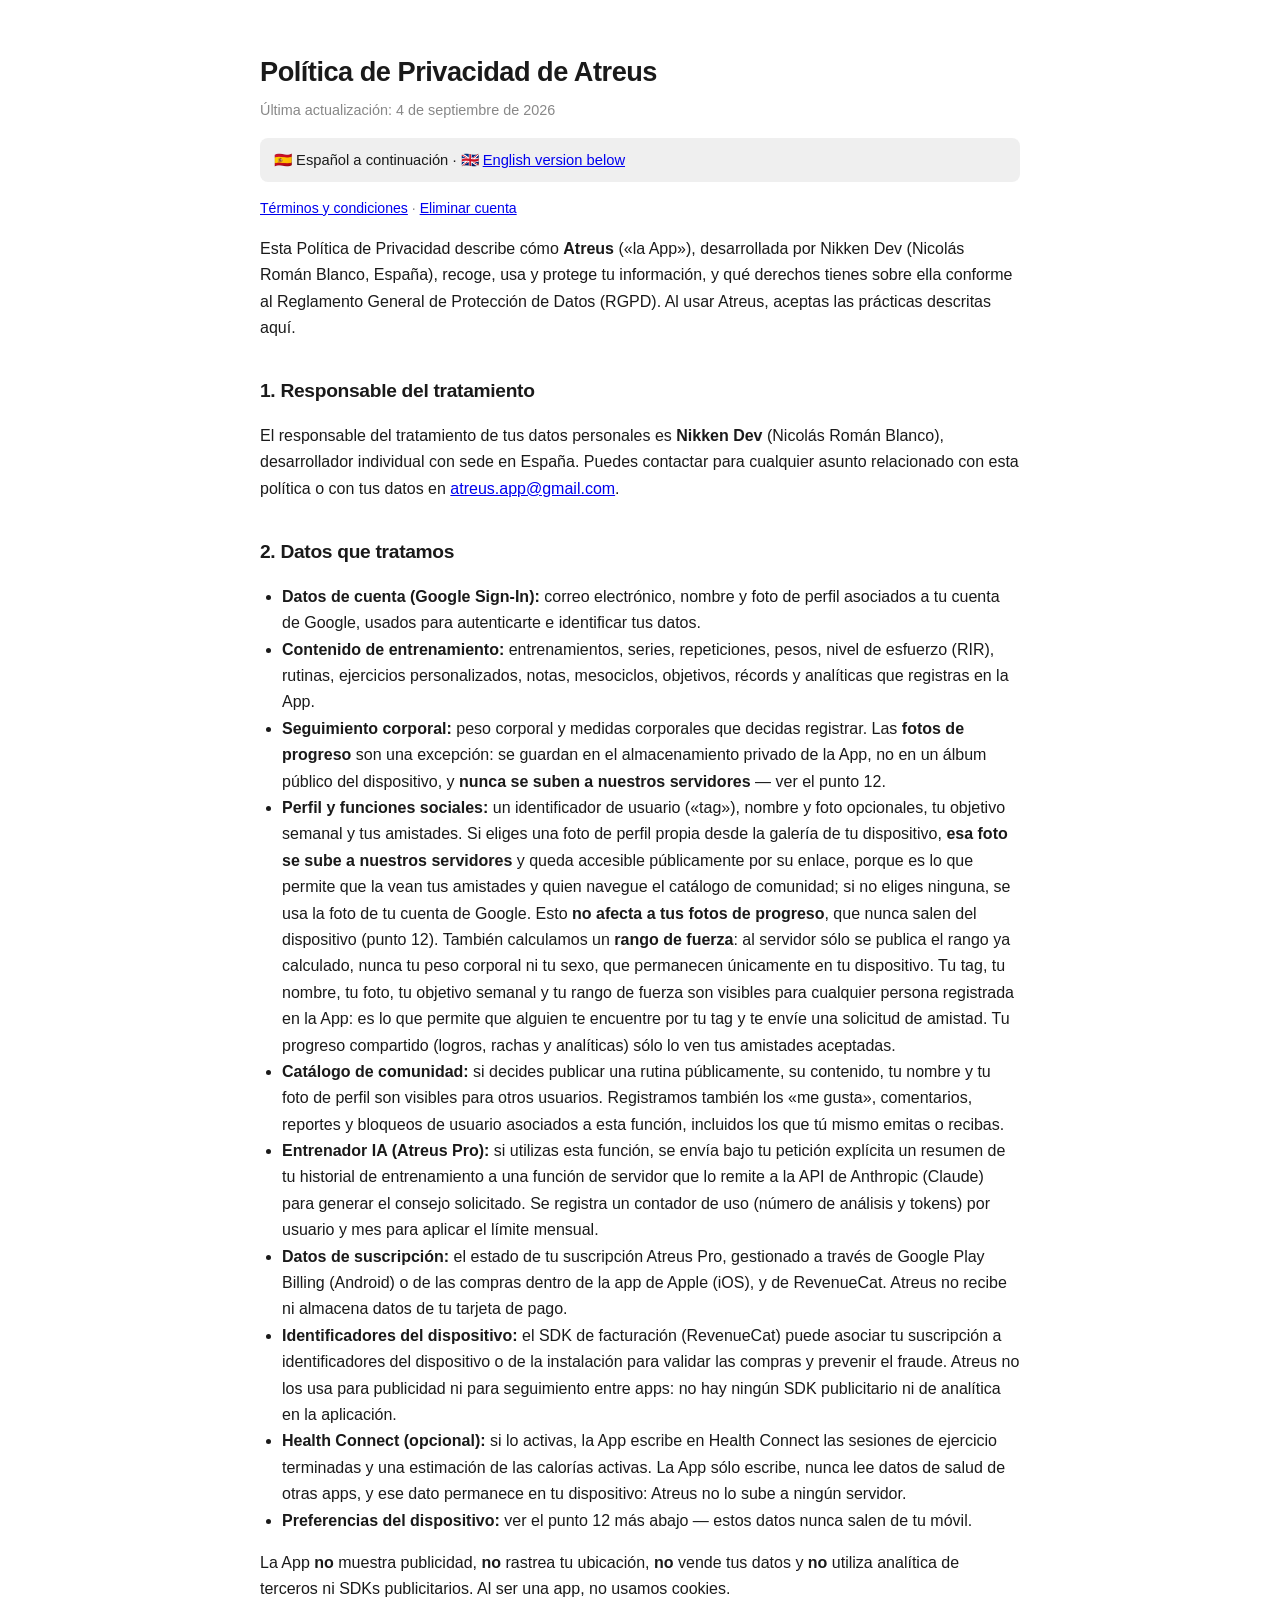
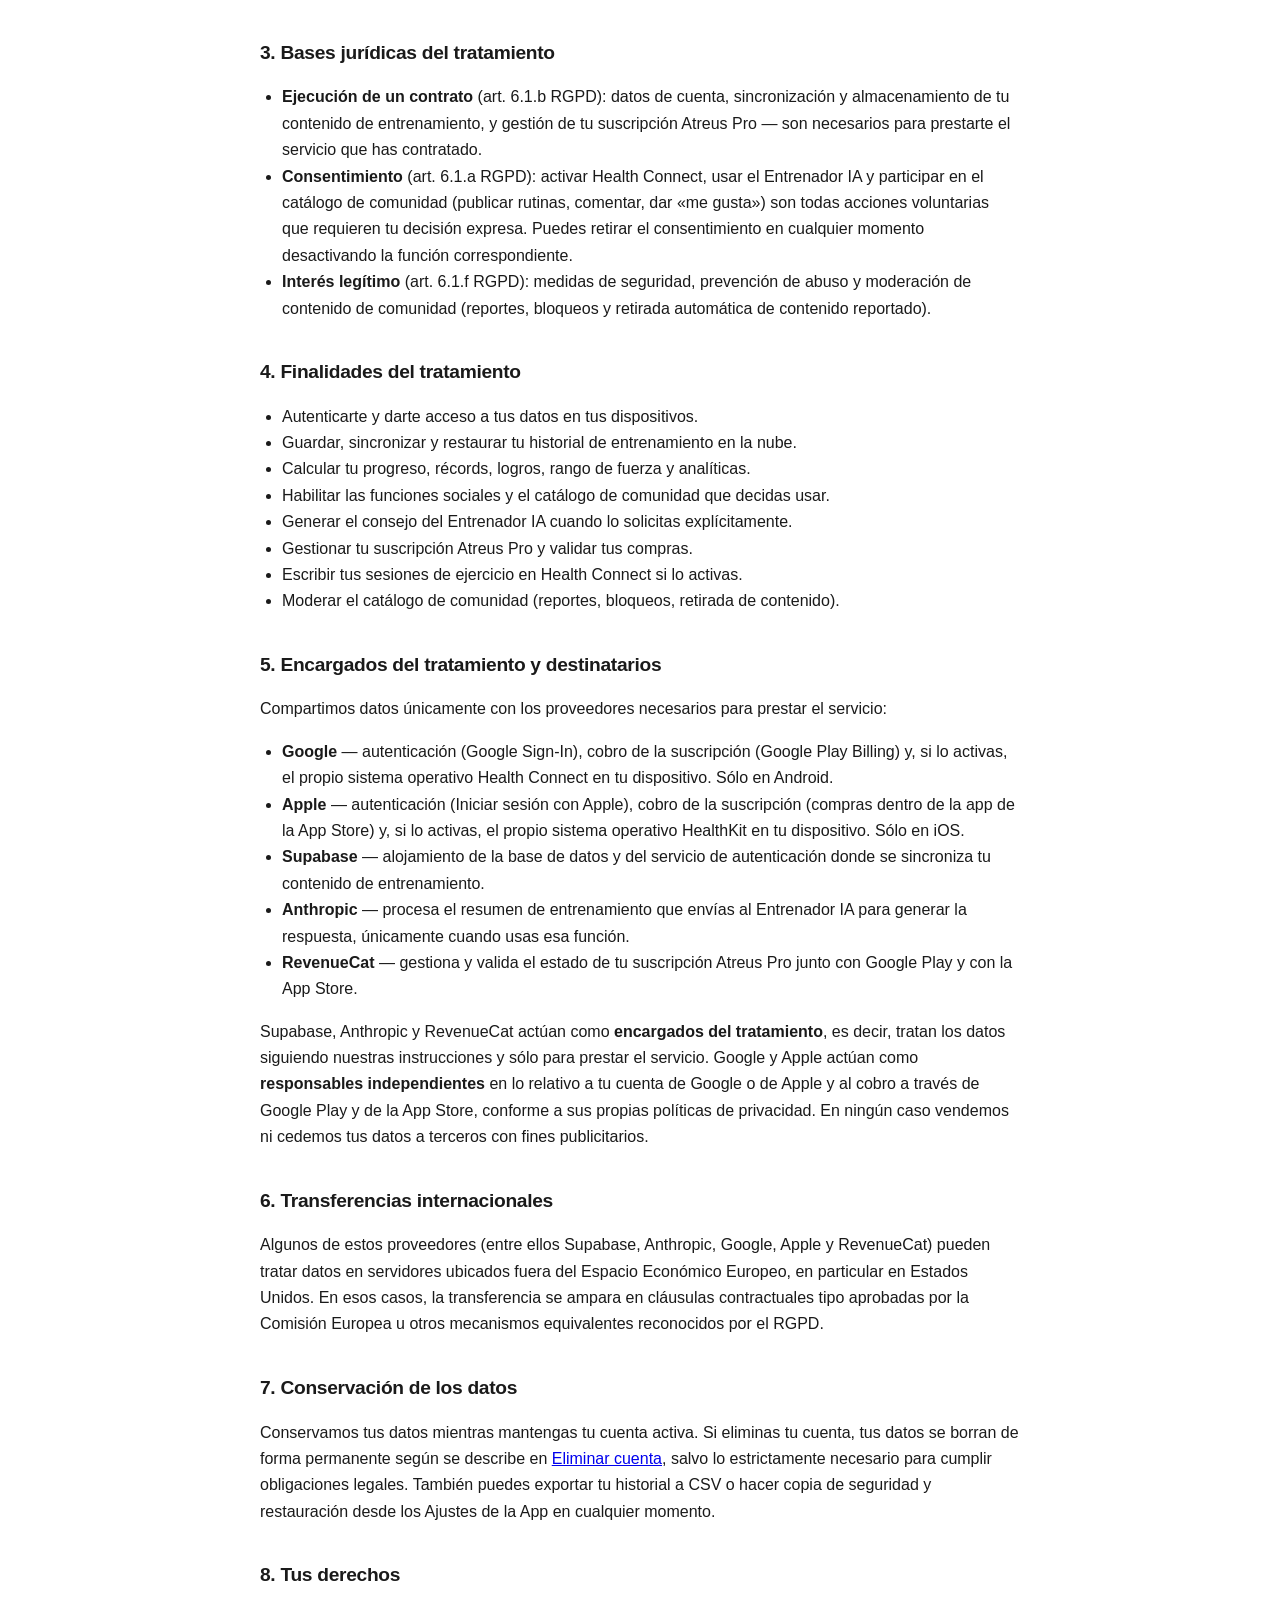
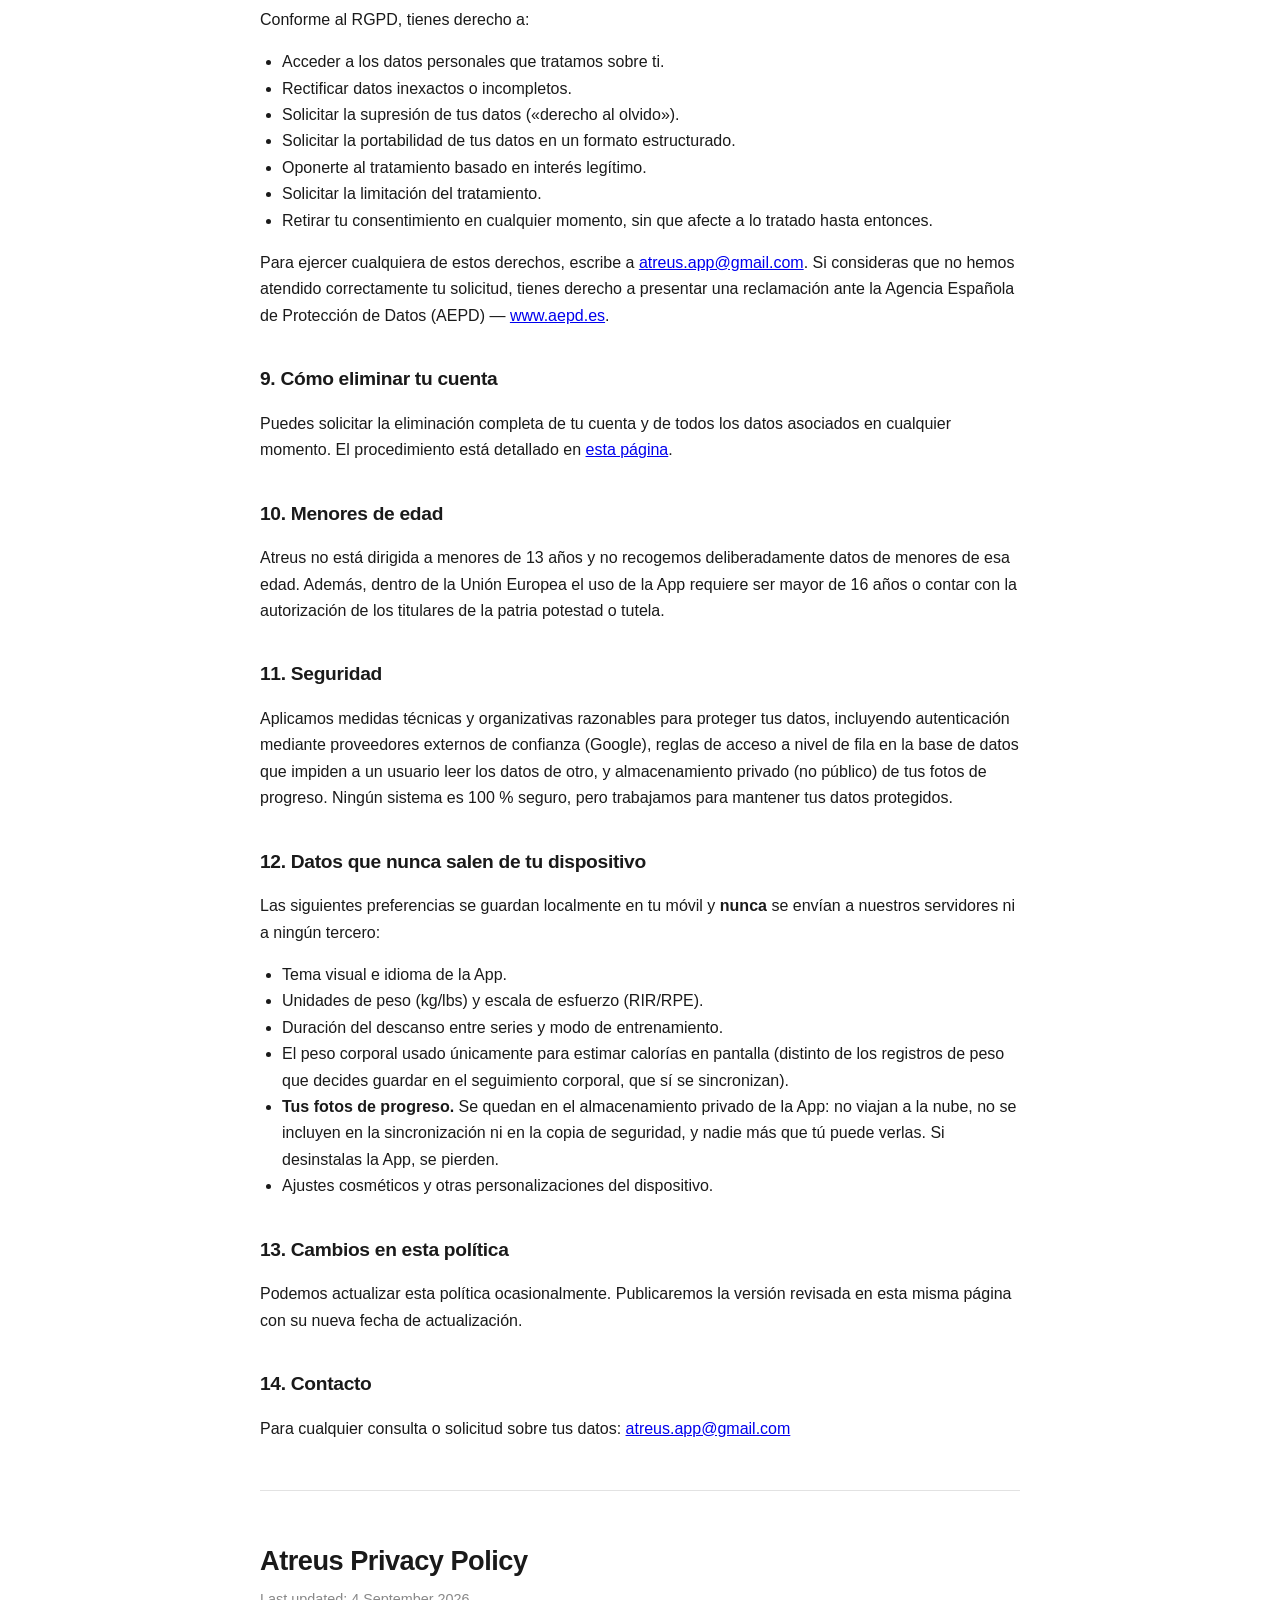
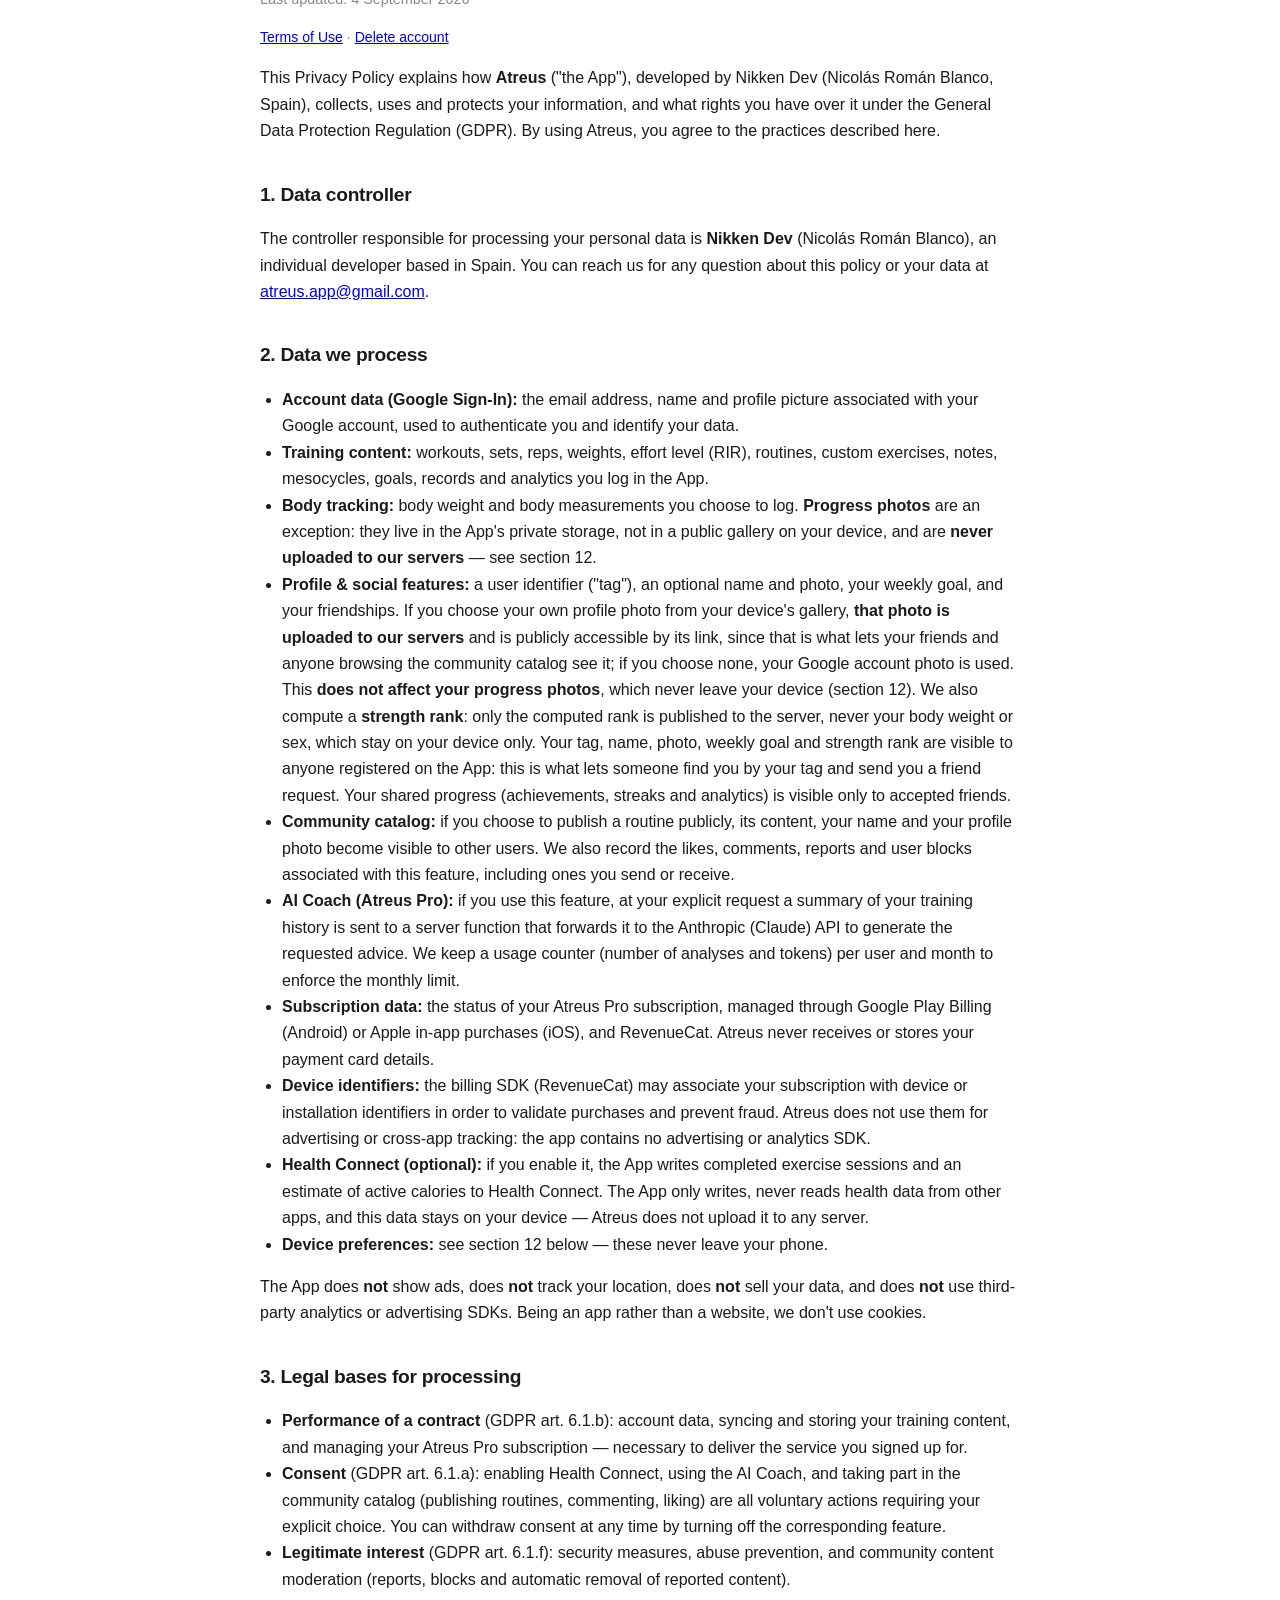
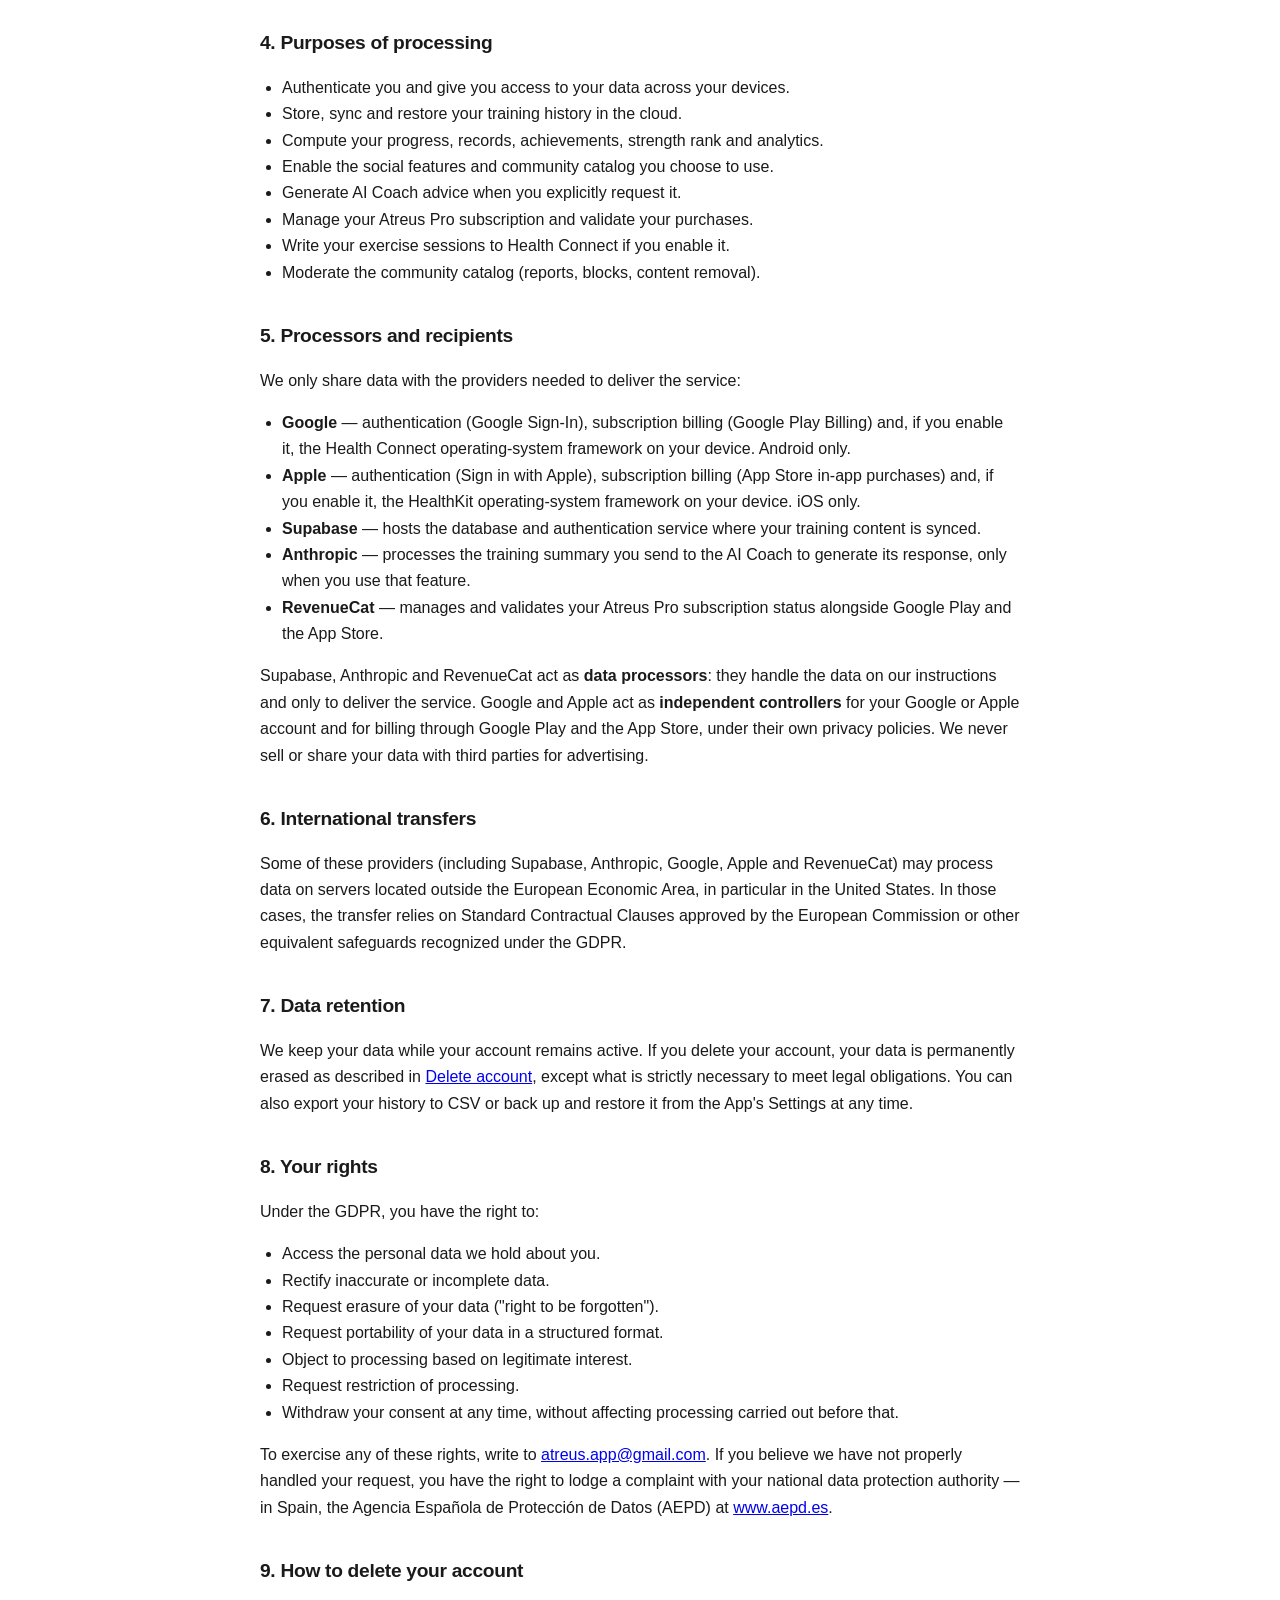
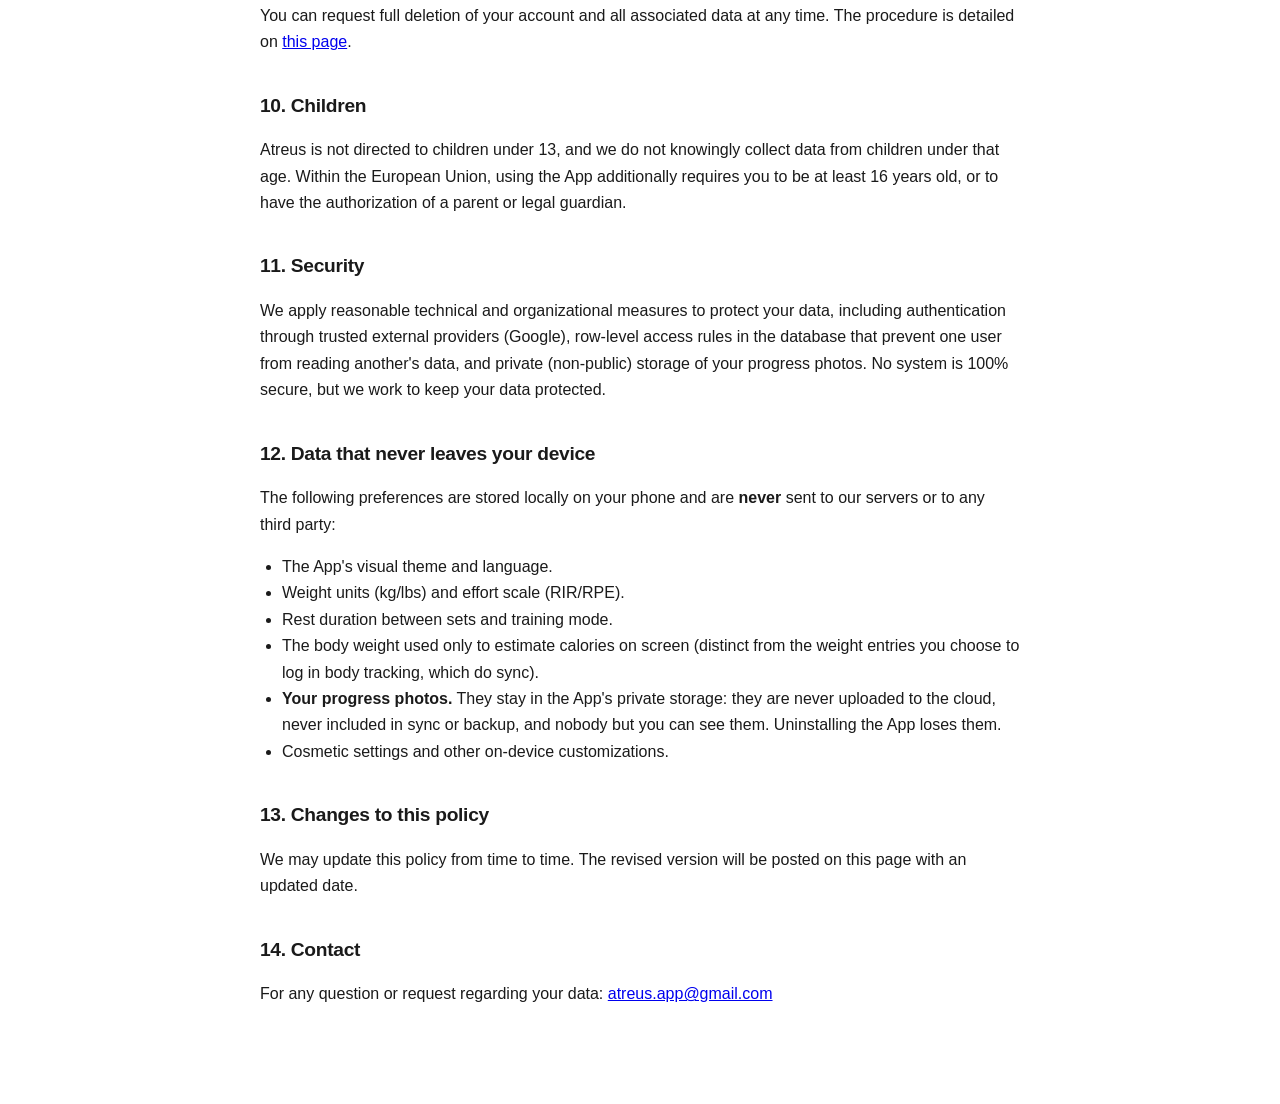
<file: index.html>
<!doctype html>
<html lang="es">
  <head>
    <meta charset="utf-8" />
    <meta name="viewport" content="width=device-width, initial-scale=1" />
    <title>Atreus — Política de Privacidad / Privacy Policy</title>
    <style>
      :root {
        color-scheme: light dark;
      }
      body {
        font-family:
          -apple-system, BlinkMacSystemFont, 'Segoe UI', Roboto, Helvetica, Arial, sans-serif;
        max-width: 760px;
        margin: 0 auto;
        padding: 32px 20px 80px;
        line-height: 1.65;
        color: #1a1a1a;
        background: #ffffff;
      }
      @media (prefers-color-scheme: dark) {
        body {
          color: #e6e6e6;
          background: #141414;
        }
        a {
          color: #7ab8ff;
        }
        hr {
          border-color: #333;
        }
      }
      h1 {
        font-size: 1.7rem;
        letter-spacing: -0.5px;
        margin-bottom: 4px;
      }
      h2 {
        font-size: 1.2rem;
        margin-top: 34px;
        letter-spacing: -0.3px;
      }
      .meta {
        color: #888;
        font-size: 0.9rem;
        margin-top: 0;
      }
      .lang-note {
        background: rgba(127, 127, 127, 0.12);
        padding: 10px 14px;
        border-radius: 8px;
        font-size: 0.92rem;
      }
      .nav-links {
        font-size: 0.88rem;
        color: #888;
        margin-top: 10px;
      }
      hr {
        border: none;
        border-top: 1px solid #e2e2e2;
        margin: 48px 0;
      }
      ul {
        padding-left: 22px;
      }
      code {
        background: rgba(127, 127, 127, 0.15);
        padding: 1px 5px;
        border-radius: 4px;
        font-size: 0.9em;
      }
    </style>
  </head>
  <body>
    <!-- ================= ESPAÑOL ================= -->
    <h1>Política de Privacidad de Atreus</h1>
    <p class="meta">Última actualización: 4 de septiembre de 2026</p>

    <p class="lang-note">
      🇪🇸 Español a continuación · 🇬🇧 <a href="#english">English version below</a>
    </p>
    <p class="nav-links">
      <a href="terms.html">Términos y condiciones</a> ·
      <a href="delete-account.html">Eliminar cuenta</a>
    </p>

    <p>
      Esta Política de Privacidad describe cómo <strong>Atreus</strong> («la App»), desarrollada por
      Nikken Dev (Nicolás Román Blanco, España), recoge, usa y protege tu información, y qué
      derechos tienes sobre ella conforme al Reglamento General de Protección de Datos (RGPD). Al
      usar Atreus, aceptas las prácticas descritas aquí.
    </p>

    <h2>1. Responsable del tratamiento</h2>
    <p>
      El responsable del tratamiento de tus datos personales es <strong>Nikken Dev</strong>
      (Nicolás Román Blanco), desarrollador individual con sede en España. Puedes contactar para
      cualquier asunto relacionado con esta política o con tus datos en
      <a href="mailto:atreus.app@gmail.com">atreus.app@gmail.com</a>.
    </p>

    <h2>2. Datos que tratamos</h2>
    <ul>
      <li>
        <strong>Datos de cuenta (Google Sign-In):</strong> correo electrónico, nombre y foto de
        perfil asociados a tu cuenta de Google, usados para autenticarte e identificar tus datos.
      </li>
      <li>
        <strong>Contenido de entrenamiento:</strong> entrenamientos, series, repeticiones, pesos,
        nivel de esfuerzo (RIR), rutinas, ejercicios personalizados, notas, mesociclos, objetivos,
        récords y analíticas que registras en la App.
      </li>
      <li>
        <strong>Seguimiento corporal:</strong> peso corporal y medidas corporales que decidas
        registrar. Las <strong>fotos de progreso</strong> son una excepción: se guardan en el
        almacenamiento privado de la App, no en un álbum público del dispositivo, y
        <strong>nunca se suben a nuestros servidores</strong> — ver el punto 12.
      </li>
      <li>
        <strong>Perfil y funciones sociales:</strong> un identificador de usuario («tag»), nombre y
        foto opcionales, tu objetivo semanal y tus amistades. Si eliges una foto de perfil propia
        desde la galería de tu dispositivo, <strong>esa foto se sube a nuestros servidores</strong>
        y queda accesible públicamente por su enlace, porque es lo que permite que la vean tus
        amistades y quien navegue el catálogo de comunidad; si no eliges ninguna, se usa la foto de
        tu cuenta de Google. Esto <strong>no afecta a tus fotos de progreso</strong>, que nunca
        salen del dispositivo (punto 12). También calculamos un
        <strong>rango de fuerza</strong>: al servidor sólo se publica el rango ya calculado, nunca
        tu peso corporal ni tu sexo, que permanecen únicamente en tu dispositivo. Tu tag, tu
        nombre, tu foto, tu objetivo semanal y tu rango de fuerza son visibles para cualquier
        persona registrada en la App: es lo que permite que alguien te encuentre por tu tag y te
        envíe una solicitud de amistad. Tu progreso compartido (logros, rachas y analíticas) sólo
        lo ven tus amistades aceptadas.
      </li>
      <li>
        <strong>Catálogo de comunidad:</strong> si decides publicar una rutina públicamente, su
        contenido, tu nombre y tu foto de perfil son visibles para otros usuarios. Registramos
        también los «me gusta», comentarios, reportes y bloqueos de usuario asociados a esta
        función, incluidos los que tú mismo emitas o recibas.
      </li>
      <li>
        <strong>Entrenador IA (Atreus Pro):</strong> si utilizas esta función, se envía bajo tu
        petición explícita un resumen de tu historial de entrenamiento a una función de servidor que
        lo remite a la API de Anthropic (Claude) para generar el consejo solicitado. Se registra un
        contador de uso (número de análisis y tokens) por usuario y mes para aplicar el límite
        mensual.
      </li>
      <li>
        <strong>Datos de suscripción:</strong> el estado de tu suscripción Atreus Pro, gestionado a
        través de Google Play Billing (Android) o de las compras dentro de la app de Apple (iOS), y
        de RevenueCat. Atreus no recibe ni almacena datos de tu tarjeta de pago.
      </li>
      <li>
        <strong>Identificadores del dispositivo:</strong> el SDK de facturación (RevenueCat) puede
        asociar tu suscripción a identificadores del dispositivo o de la instalación para validar
        las compras y prevenir el fraude. Atreus no los usa para publicidad ni para seguimiento
        entre apps: no hay ningún SDK publicitario ni de analítica en la aplicación.
      </li>
      <li>
        <strong>Health Connect (opcional):</strong> si lo activas, la App escribe en Health Connect
        las sesiones de ejercicio terminadas y una estimación de las calorías activas. La App sólo
        escribe, nunca lee datos de salud de otras apps, y ese dato permanece en tu dispositivo:
        Atreus no lo sube a ningún servidor.
      </li>
      <li>
        <strong>Preferencias del dispositivo:</strong> ver el punto 12 más abajo — estos datos nunca
        salen de tu móvil.
      </li>
    </ul>
    <p>
      La App <strong>no</strong> muestra publicidad, <strong>no</strong> rastrea tu ubicación,
      <strong>no</strong> vende tus datos y <strong>no</strong> utiliza analítica de terceros ni
      SDKs publicitarios. Al ser una app, no usamos cookies.
    </p>

    <h2>3. Bases jurídicas del tratamiento</h2>
    <ul>
      <li>
        <strong>Ejecución de un contrato</strong> (art. 6.1.b RGPD): datos de cuenta, sincronización
        y almacenamiento de tu contenido de entrenamiento, y gestión de tu suscripción Atreus Pro —
        son necesarios para prestarte el servicio que has contratado.
      </li>
      <li>
        <strong>Consentimiento</strong> (art. 6.1.a RGPD): activar Health Connect, usar el
        Entrenador IA y participar en el catálogo de comunidad (publicar rutinas, comentar, dar «me
        gusta») son todas acciones voluntarias que requieren tu decisión expresa. Puedes retirar el
        consentimiento en cualquier momento desactivando la función correspondiente.
      </li>
      <li>
        <strong>Interés legítimo</strong> (art. 6.1.f RGPD): medidas de seguridad, prevención de
        abuso y moderación de contenido de comunidad (reportes, bloqueos y retirada automática de
        contenido reportado).
      </li>
    </ul>

    <h2>4. Finalidades del tratamiento</h2>
    <ul>
      <li>Autenticarte y darte acceso a tus datos en tus dispositivos.</li>
      <li>Guardar, sincronizar y restaurar tu historial de entrenamiento en la nube.</li>
      <li>Calcular tu progreso, récords, logros, rango de fuerza y analíticas.</li>
      <li>Habilitar las funciones sociales y el catálogo de comunidad que decidas usar.</li>
      <li>Generar el consejo del Entrenador IA cuando lo solicitas explícitamente.</li>
      <li>Gestionar tu suscripción Atreus Pro y validar tus compras.</li>
      <li>Escribir tus sesiones de ejercicio en Health Connect si lo activas.</li>
      <li>Moderar el catálogo de comunidad (reportes, bloqueos, retirada de contenido).</li>
    </ul>

    <h2>5. Encargados del tratamiento y destinatarios</h2>
    <p>Compartimos datos únicamente con los proveedores necesarios para prestar el servicio:</p>
    <ul>
      <li>
        <strong>Google</strong> — autenticación (Google Sign-In), cobro de la suscripción (Google
        Play Billing) y, si lo activas, el propio sistema operativo Health Connect en tu
        dispositivo. Sólo en Android.
      </li>
      <li>
        <strong>Apple</strong> — autenticación (Iniciar sesión con Apple), cobro de la suscripción
        (compras dentro de la app de la App Store) y, si lo activas, el propio sistema operativo
        HealthKit en tu dispositivo. Sólo en iOS.
      </li>
      <li>
        <strong>Supabase</strong> — alojamiento de la base de datos y del servicio de autenticación
        donde se sincroniza tu contenido de entrenamiento.
      </li>
      <li>
        <strong>Anthropic</strong> — procesa el resumen de entrenamiento que envías al Entrenador IA
        para generar la respuesta, únicamente cuando usas esa función.
      </li>
      <li>
        <strong>RevenueCat</strong> — gestiona y valida el estado de tu suscripción Atreus Pro junto
        con Google Play y con la App Store.
      </li>
    </ul>
    <p>
      Supabase, Anthropic y RevenueCat actúan como <strong>encargados del tratamiento</strong>, es
      decir, tratan los datos siguiendo nuestras instrucciones y sólo para prestar el servicio.
      Google y Apple actúan como <strong>responsables independientes</strong> en lo relativo a tu
      cuenta de Google o de Apple y al cobro a través de Google Play y de la App Store, conforme a
      sus propias políticas de privacidad. En ningún caso vendemos ni cedemos tus datos a terceros
      con fines publicitarios.
    </p>

    <h2>6. Transferencias internacionales</h2>
    <p>
      Algunos de estos proveedores (entre ellos Supabase, Anthropic, Google, Apple y RevenueCat)
      pueden
      tratar datos en servidores ubicados fuera del Espacio Económico Europeo, en particular en
      Estados Unidos. En esos casos, la transferencia se ampara en cláusulas contractuales tipo
      aprobadas por la Comisión Europea u otros mecanismos equivalentes reconocidos por el RGPD.
    </p>

    <h2>7. Conservación de los datos</h2>
    <p>
      Conservamos tus datos mientras mantengas tu cuenta activa. Si eliminas tu cuenta, tus datos se
      borran de forma permanente según se describe en
      <a href="delete-account.html">Eliminar cuenta</a>, salvo lo estrictamente necesario para
      cumplir obligaciones legales. También puedes exportar tu historial a CSV o hacer copia de
      seguridad y restauración desde los Ajustes de la App en cualquier momento.
    </p>

    <h2>8. Tus derechos</h2>
    <p>Conforme al RGPD, tienes derecho a:</p>
    <ul>
      <li>Acceder a los datos personales que tratamos sobre ti.</li>
      <li>Rectificar datos inexactos o incompletos.</li>
      <li>Solicitar la supresión de tus datos («derecho al olvido»).</li>
      <li>Solicitar la portabilidad de tus datos en un formato estructurado.</li>
      <li>Oponerte al tratamiento basado en interés legítimo.</li>
      <li>Solicitar la limitación del tratamiento.</li>
      <li>
        Retirar tu consentimiento en cualquier momento, sin que afecte a lo tratado hasta entonces.
      </li>
    </ul>
    <p>
      Para ejercer cualquiera de estos derechos, escribe a
      <a href="mailto:atreus.app@gmail.com">atreus.app@gmail.com</a>. Si consideras que no hemos
      atendido correctamente tu solicitud, tienes derecho a presentar una reclamación ante la
      Agencia Española de Protección de Datos (AEPD) —
      <a href="https://www.aepd.es" target="_blank" rel="noopener">www.aepd.es</a>.
    </p>

    <h2>9. Cómo eliminar tu cuenta</h2>
    <p>
      Puedes solicitar la eliminación completa de tu cuenta y de todos los datos asociados en
      cualquier momento. El procedimiento está detallado en
      <a href="delete-account.html">esta página</a>.
    </p>

    <h2>10. Menores de edad</h2>
    <p>
      Atreus no está dirigida a menores de 13 años y no recogemos deliberadamente datos de menores
      de esa edad. Además, dentro de la Unión Europea el uso de la App requiere ser mayor de 16 años
      o contar con la autorización de los titulares de la patria potestad o tutela.
    </p>

    <h2>11. Seguridad</h2>
    <p>
      Aplicamos medidas técnicas y organizativas razonables para proteger tus datos, incluyendo
      autenticación mediante proveedores externos de confianza (Google), reglas de acceso a nivel de
      fila en la base de datos que impiden a un usuario leer los datos de otro, y almacenamiento
      privado (no público) de tus fotos de progreso. Ningún sistema es 100&nbsp;% seguro, pero
      trabajamos para mantener tus datos protegidos.
    </p>

    <h2>12. Datos que nunca salen de tu dispositivo</h2>
    <p>
      Las siguientes preferencias se guardan localmente en tu móvil y <strong>nunca</strong> se
      envían a nuestros servidores ni a ningún tercero:
    </p>
    <ul>
      <li>Tema visual e idioma de la App.</li>
      <li>Unidades de peso (kg/lbs) y escala de esfuerzo (RIR/RPE).</li>
      <li>Duración del descanso entre series y modo de entrenamiento.</li>
      <li>
        El peso corporal usado únicamente para estimar calorías en pantalla (distinto de los
        registros de peso que decides guardar en el seguimiento corporal, que sí se sincronizan).
      </li>
      <li>
        <strong>Tus fotos de progreso.</strong> Se quedan en el almacenamiento privado de la App: no
        viajan a la nube, no se incluyen en la sincronización ni en la copia de seguridad, y nadie
        más que tú puede verlas. Si desinstalas la App, se pierden.
      </li>
      <li>Ajustes cosméticos y otras personalizaciones del dispositivo.</li>
    </ul>

    <h2>13. Cambios en esta política</h2>
    <p>
      Podemos actualizar esta política ocasionalmente. Publicaremos la versión revisada en esta
      misma página con su nueva fecha de actualización.
    </p>

    <h2>14. Contacto</h2>
    <p>
      Para cualquier consulta o solicitud sobre tus datos:
      <a href="mailto:atreus.app@gmail.com">atreus.app@gmail.com</a>
    </p>

    <hr />

    <!-- ================= ENGLISH ================= -->
    <h1 id="english">Atreus Privacy Policy</h1>
    <p class="meta">Last updated: 4 September 2026</p>
    <p class="nav-links">
      <a href="terms.html">Terms of Use</a> ·
      <a href="delete-account.html">Delete account</a>
    </p>

    <p>
      This Privacy Policy explains how <strong>Atreus</strong> ("the App"), developed by Nikken Dev
      (Nicolás Román Blanco, Spain), collects, uses and protects your information, and what rights
      you have over it under the General Data Protection Regulation (GDPR). By using Atreus, you
      agree to the practices described here.
    </p>

    <h2>1. Data controller</h2>
    <p>
      The controller responsible for processing your personal data is <strong>Nikken Dev</strong>
      (Nicolás Román Blanco), an individual developer based in Spain. You can reach us for any
      question about this policy or your data at
      <a href="mailto:atreus.app@gmail.com">atreus.app@gmail.com</a>.
    </p>

    <h2>2. Data we process</h2>
    <ul>
      <li>
        <strong>Account data (Google Sign-In):</strong> the email address, name and profile picture
        associated with your Google account, used to authenticate you and identify your data.
      </li>
      <li>
        <strong>Training content:</strong> workouts, sets, reps, weights, effort level (RIR),
        routines, custom exercises, notes, mesocycles, goals, records and analytics you log in the
        App.
      </li>
      <li>
        <strong>Body tracking:</strong> body weight and body measurements you choose to log.
        <strong>Progress photos</strong> are an exception: they live in the App's private storage,
        not in a public gallery on your device, and are
        <strong>never uploaded to our servers</strong> — see section 12.
      </li>
      <li>
        <strong>Profile &amp; social features:</strong> a user identifier ("tag"), an optional name
        and photo, your weekly goal, and your friendships. If you choose your own profile photo
        from your device's gallery, <strong>that photo is uploaded to our servers</strong> and is
        publicly accessible by its link, since that is what lets your friends and anyone browsing
        the community catalog see it; if you choose none, your Google account photo is used. This
        <strong>does not affect your progress photos</strong>, which never leave your device
        (section 12). We also compute a
        <strong>strength rank</strong>: only the computed rank is published to the server, never
        your body weight or sex, which stay on your device only. Your tag, name, photo, weekly goal
        and strength rank are visible to anyone registered on the App: this is what lets someone
        find you by your tag and send you a friend request. Your shared progress (achievements,
        streaks and analytics) is visible only to accepted friends.
      </li>
      <li>
        <strong>Community catalog:</strong> if you choose to publish a routine publicly, its
        content, your name and your profile photo become visible to other users. We also record the
        likes, comments, reports and user blocks associated with this feature, including ones you
        send or receive.
      </li>
      <li>
        <strong>AI Coach (Atreus Pro):</strong> if you use this feature, at your explicit request a
        summary of your training history is sent to a server function that forwards it to the
        Anthropic (Claude) API to generate the requested advice. We keep a usage counter (number of
        analyses and tokens) per user and month to enforce the monthly limit.
      </li>
      <li>
        <strong>Subscription data:</strong> the status of your Atreus Pro subscription, managed
        through Google Play Billing (Android) or Apple in-app purchases (iOS), and RevenueCat.
        Atreus never receives or stores your payment card details.
      </li>
      <li>
        <strong>Device identifiers:</strong> the billing SDK (RevenueCat) may associate your
        subscription with device or installation identifiers in order to validate purchases and
        prevent fraud. Atreus does not use them for advertising or cross-app tracking: the app
        contains no advertising or analytics SDK.
      </li>
      <li>
        <strong>Health Connect (optional):</strong> if you enable it, the App writes completed
        exercise sessions and an estimate of active calories to Health Connect. The App only writes,
        never reads health data from other apps, and this data stays on your device — Atreus does
        not upload it to any server.
      </li>
      <li>
        <strong>Device preferences:</strong> see section 12 below — these never leave your phone.
      </li>
    </ul>
    <p>
      The App does <strong>not</strong> show ads, does <strong>not</strong> track your location,
      does <strong>not</strong> sell your data, and does <strong>not</strong> use third-party
      analytics or advertising SDKs. Being an app rather than a website, we don't use cookies.
    </p>

    <h2>3. Legal bases for processing</h2>
    <ul>
      <li>
        <strong>Performance of a contract</strong> (GDPR art. 6.1.b): account data, syncing and
        storing your training content, and managing your Atreus Pro subscription — necessary to
        deliver the service you signed up for.
      </li>
      <li>
        <strong>Consent</strong> (GDPR art. 6.1.a): enabling Health Connect, using the AI Coach, and
        taking part in the community catalog (publishing routines, commenting, liking) are all
        voluntary actions requiring your explicit choice. You can withdraw consent at any time by
        turning off the corresponding feature.
      </li>
      <li>
        <strong>Legitimate interest</strong> (GDPR art. 6.1.f): security measures, abuse prevention,
        and community content moderation (reports, blocks and automatic removal of reported
        content).
      </li>
    </ul>

    <h2>4. Purposes of processing</h2>
    <ul>
      <li>Authenticate you and give you access to your data across your devices.</li>
      <li>Store, sync and restore your training history in the cloud.</li>
      <li>Compute your progress, records, achievements, strength rank and analytics.</li>
      <li>Enable the social features and community catalog you choose to use.</li>
      <li>Generate AI Coach advice when you explicitly request it.</li>
      <li>Manage your Atreus Pro subscription and validate your purchases.</li>
      <li>Write your exercise sessions to Health Connect if you enable it.</li>
      <li>Moderate the community catalog (reports, blocks, content removal).</li>
    </ul>

    <h2>5. Processors and recipients</h2>
    <p>We only share data with the providers needed to deliver the service:</p>
    <ul>
      <li>
        <strong>Google</strong> — authentication (Google Sign-In), subscription billing (Google Play
        Billing) and, if you enable it, the Health Connect operating-system framework on your
        device. Android only.
      </li>
      <li>
        <strong>Apple</strong> — authentication (Sign in with Apple), subscription billing (App
        Store in-app purchases) and, if you enable it, the HealthKit operating-system framework on
        your device. iOS only.
      </li>
      <li>
        <strong>Supabase</strong> — hosts the database and authentication service where your
        training content is synced.
      </li>
      <li>
        <strong>Anthropic</strong> — processes the training summary you send to the AI Coach to
        generate its response, only when you use that feature.
      </li>
      <li>
        <strong>RevenueCat</strong> — manages and validates your Atreus Pro subscription status
        alongside Google Play and the App Store.
      </li>
    </ul>
    <p>
      Supabase, Anthropic and RevenueCat act as <strong>data processors</strong>: they handle the
      data on our instructions and only to deliver the service. Google and Apple act as
      <strong>independent controllers</strong> for your Google or Apple account and for billing
      through Google Play and the App Store, under their own privacy policies. We never sell or share your data with third parties for
      advertising.
    </p>

    <h2>6. International transfers</h2>
    <p>
      Some of these providers (including Supabase, Anthropic, Google, Apple and RevenueCat) may
      process
      data on servers located outside the European Economic Area, in particular in the United
      States. In those cases, the transfer relies on Standard Contractual Clauses approved by the
      European Commission or other equivalent safeguards recognized under the GDPR.
    </p>

    <h2>7. Data retention</h2>
    <p>
      We keep your data while your account remains active. If you delete your account, your data is
      permanently erased as described in <a href="delete-account.html">Delete account</a>, except
      what is strictly necessary to meet legal obligations. You can also export your history to CSV
      or back up and restore it from the App's Settings at any time.
    </p>

    <h2>8. Your rights</h2>
    <p>Under the GDPR, you have the right to:</p>
    <ul>
      <li>Access the personal data we hold about you.</li>
      <li>Rectify inaccurate or incomplete data.</li>
      <li>Request erasure of your data ("right to be forgotten").</li>
      <li>Request portability of your data in a structured format.</li>
      <li>Object to processing based on legitimate interest.</li>
      <li>Request restriction of processing.</li>
      <li>
        Withdraw your consent at any time, without affecting processing carried out before that.
      </li>
    </ul>
    <p>
      To exercise any of these rights, write to
      <a href="mailto:atreus.app@gmail.com">atreus.app@gmail.com</a>. If you believe we have not
      properly handled your request, you have the right to lodge a complaint with your national data
      protection authority — in Spain, the Agencia Española de Protección de Datos (AEPD) at
      <a href="https://www.aepd.es" target="_blank" rel="noopener">www.aepd.es</a>.
    </p>

    <h2>9. How to delete your account</h2>
    <p>
      You can request full deletion of your account and all associated data at any time. The
      procedure is detailed on <a href="delete-account.html">this page</a>.
    </p>

    <h2>10. Children</h2>
    <p>
      Atreus is not directed to children under 13, and we do not knowingly collect data from
      children under that age. Within the European Union, using the App additionally requires you to
      be at least 16 years old, or to have the authorization of a parent or legal guardian.
    </p>

    <h2>11. Security</h2>
    <p>
      We apply reasonable technical and organizational measures to protect your data, including
      authentication through trusted external providers (Google), row-level access rules in the
      database that prevent one user from reading another's data, and private (non-public) storage
      of your progress photos. No system is 100% secure, but we work to keep your data protected.
    </p>

    <h2>12. Data that never leaves your device</h2>
    <p>
      The following preferences are stored locally on your phone and are
      <strong>never</strong> sent to our servers or to any third party:
    </p>
    <ul>
      <li>The App's visual theme and language.</li>
      <li>Weight units (kg/lbs) and effort scale (RIR/RPE).</li>
      <li>Rest duration between sets and training mode.</li>
      <li>
        The body weight used only to estimate calories on screen (distinct from the weight entries
        you choose to log in body tracking, which do sync).
      </li>
      <li>
        <strong>Your progress photos.</strong> They stay in the App's private storage: they are
        never uploaded to the cloud, never included in sync or backup, and nobody but you can see
        them. Uninstalling the App loses them.
      </li>
      <li>Cosmetic settings and other on-device customizations.</li>
    </ul>

    <h2>13. Changes to this policy</h2>
    <p>
      We may update this policy from time to time. The revised version will be posted on this page
      with an updated date.
    </p>

    <h2>14. Contact</h2>
    <p>
      For any question or request regarding your data:
      <a href="mailto:atreus.app@gmail.com">atreus.app@gmail.com</a>
    </p>
  </body>
</html>
</file>
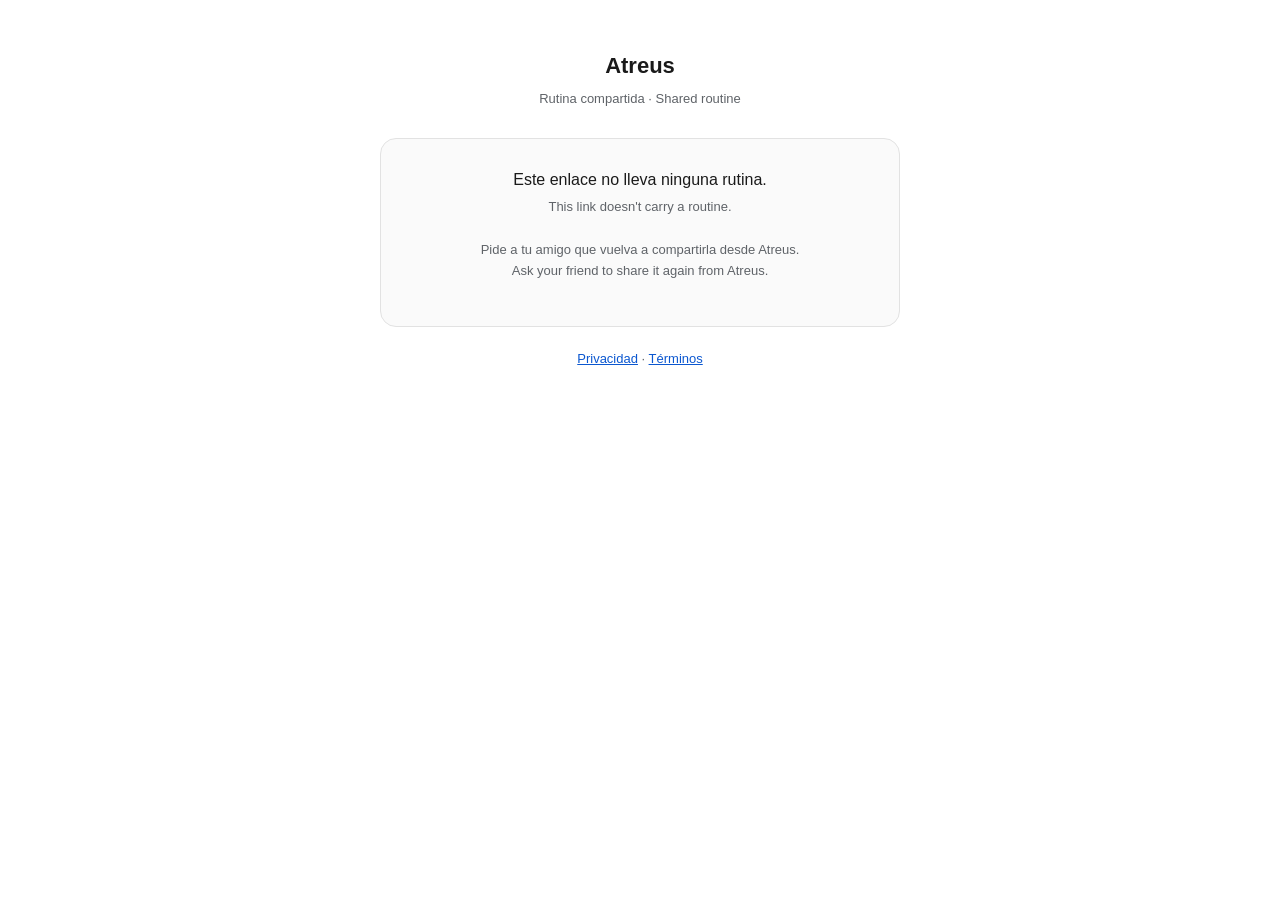
<file: r/index.html>
<!doctype html>
<html lang="es">
  <head>
    <meta charset="utf-8" />
    <meta name="viewport" content="width=device-width, initial-scale=1" />
    <meta name="robots" content="noindex" />
    <title>Atreus — Abrir rutina compartida</title>
    <style>
      /* Tokens, no per-rule overrides. The first version put the dark block near the top and
         then declared .card/.code BELOW it: a media query adds no specificity, so the later
         rule won and the card stayed white while the body text turned light grey — invisible.
         Redefining only variables in :root removes ordering from the equation entirely. */
      :root {
        color-scheme: light dark;
        --bg: #ffffff;
        --fg: #1a1a1a;
        --muted: #5f6368;
        --card-bg: #fafafa;
        --card-border: #e2e2e2;
        --code-bg: #ffffff;
        --link: #0b57d0;
        --btn-outline: #b9b9b9;
      }
      @media (prefers-color-scheme: dark) {
        :root {
          --bg: #141414;
          --fg: #e6e6e6;
          --muted: #a3a3ab;
          --card-bg: #1e1e1e;
          --card-border: #333333;
          --code-bg: #101010;
          --link: #7ab8ff;
          --btn-outline: #4a4a4a;
        }
      }
      body {
        font-family:
          -apple-system, BlinkMacSystemFont, 'Segoe UI', Roboto, Helvetica, Arial, sans-serif;
        max-width: 520px;
        margin: 0 auto;
        padding: 48px 20px 64px;
        line-height: 1.6;
        color: var(--fg);
        background: var(--bg);
        text-align: center;
      }
      a {
        color: var(--link);
      }
      h1 {
        font-size: 22px;
        margin: 0 0 6px;
      }
      p {
        margin: 0 0 16px;
      }
      .card {
        border: 1px solid var(--card-border);
        border-radius: 16px;
        background: var(--card-bg);
        padding: 28px 22px;
        margin-top: 28px;
      }
      .code {
        display: inline-block;
        font-family: ui-monospace, SFMono-Regular, Menlo, Consolas, monospace;
        font-size: 18px;
        letter-spacing: 2px;
        color: var(--fg);
        border: 1px solid var(--card-border);
        border-radius: 10px;
        background: var(--code-bg);
        padding: 8px 14px;
        margin-bottom: 20px;
      }
      .btn {
        display: block;
        text-decoration: none;
        font-weight: 700;
        font-size: 16px;
        border-radius: 12px;
        padding: 14px 18px;
        margin: 10px 0 0;
      }
      /* Fixed in both themes on purpose: it is the brand accent, and black on #d8ff3e clears
         contrast either way. */
      .btn-primary {
        background: #d8ff3e;
        color: #101010;
      }
      .btn-secondary {
        border: 1px solid var(--btn-outline);
        color: var(--fg);
      }
      /* A real colour, never opacity: a faded layer over a dark card loses far more contrast
         than the same value does over a light one. */
      .muted {
        font-size: 13px;
        color: var(--muted);
        margin-top: 22px;
      }
      .en {
        font-size: 13px;
        color: var(--muted);
      }
      [hidden] {
        display: none !important;
      }
    </style>
  </head>
  <body>
    <h1>Atreus</h1>
    <p class="en">Rutina compartida · Shared routine</p>

    <!-- Valid code: everything the visitor needs to get the routine into the app. -->
    <div class="card" id="ok" hidden>
      <div class="code" id="code"></div>
      <p>
        Abre este enlace en Atreus para añadir la rutina.<br />
        <span class="en">Open this link in Atreus to add the routine.</span>
      </p>
      <a class="btn btn-primary" id="open" href="#">Abrir en Atreus / Open in Atreus</a>
      <a
        class="btn btn-secondary"
        href="https://play.google.com/store/apps/details?id=com.nikkendev.atreus"
        >Descargar Atreus / Get Atreus</a
      >
      <p class="muted">
        Si no se abre sola, instala Atreus y vuelve a tocar el enlace.<br />
        <span class="en">If it doesn't open, install Atreus and tap the link again.</span>
      </p>
    </div>

    <!-- No code / malformed code: never pretend there is a routine to open. -->
    <div class="card" id="bad" hidden>
      <p>
        Este enlace no lleva ninguna rutina.<br />
        <span class="en">This link doesn't carry a routine.</span>
      </p>
      <p class="muted">
        Pide a tu amigo que vuelva a compartirla desde Atreus.<br />
        <span class="en">Ask your friend to share it again from Atreus.</span>
      </p>
    </div>

    <p class="muted"><a href="../">Privacidad</a> · <a href="../terms.html">Términos</a></p>

    <script>
      // The code rides in the fragment (…/r/#K3F9Q2XRTV) so it never reaches GitHub's server
      // logs; ?c= is accepted too, for links that got rewritten on the way. Same alphabet as
      // `routine_links_code_shape` in the Supabase migration and `SHARE_CODE_RE` in the app:
      // base32 without I/L/O/U. Anything else is treated as no code at all.
      (function () {
        var CODE_RE = /^[A-HJ-KM-NP-TV-Z0-9]{10}$/;
        var fromHash = (location.hash || '').replace(/^#/, '');
        var fromQuery = (/[?&]c=([^&]+)/.exec(location.search || '') || [])[1] || '';
        var code = '';
        try {
          // Throws on a malformed escape (…/r/#%zz). Left uncaught it would abort the whole
          // script and leave a blank page instead of the "no routine here" card.
          code = decodeURIComponent(fromHash || fromQuery)
            .trim()
            .toUpperCase();
        } catch (e) {
          code = '';
        }
        if (!CODE_RE.test(code)) {
          document.getElementById('bad').hidden = false;
          return;
        }
        var deepLink = 'atreus://routine?c=' + code;
        document.getElementById('code').textContent = code;
        document.getElementById('open').href = deepLink;
        document.getElementById('ok').hidden = false;
        // Try to hand off immediately. Browsers that refuse a navigation without a user
        // gesture simply ignore this, which is why the button above is always rendered
        // rather than shown only after a timeout.
        setTimeout(function () {
          location.href = deepLink;
        }, 250);
      })();
    </script>
  </body>
</html>
</file>
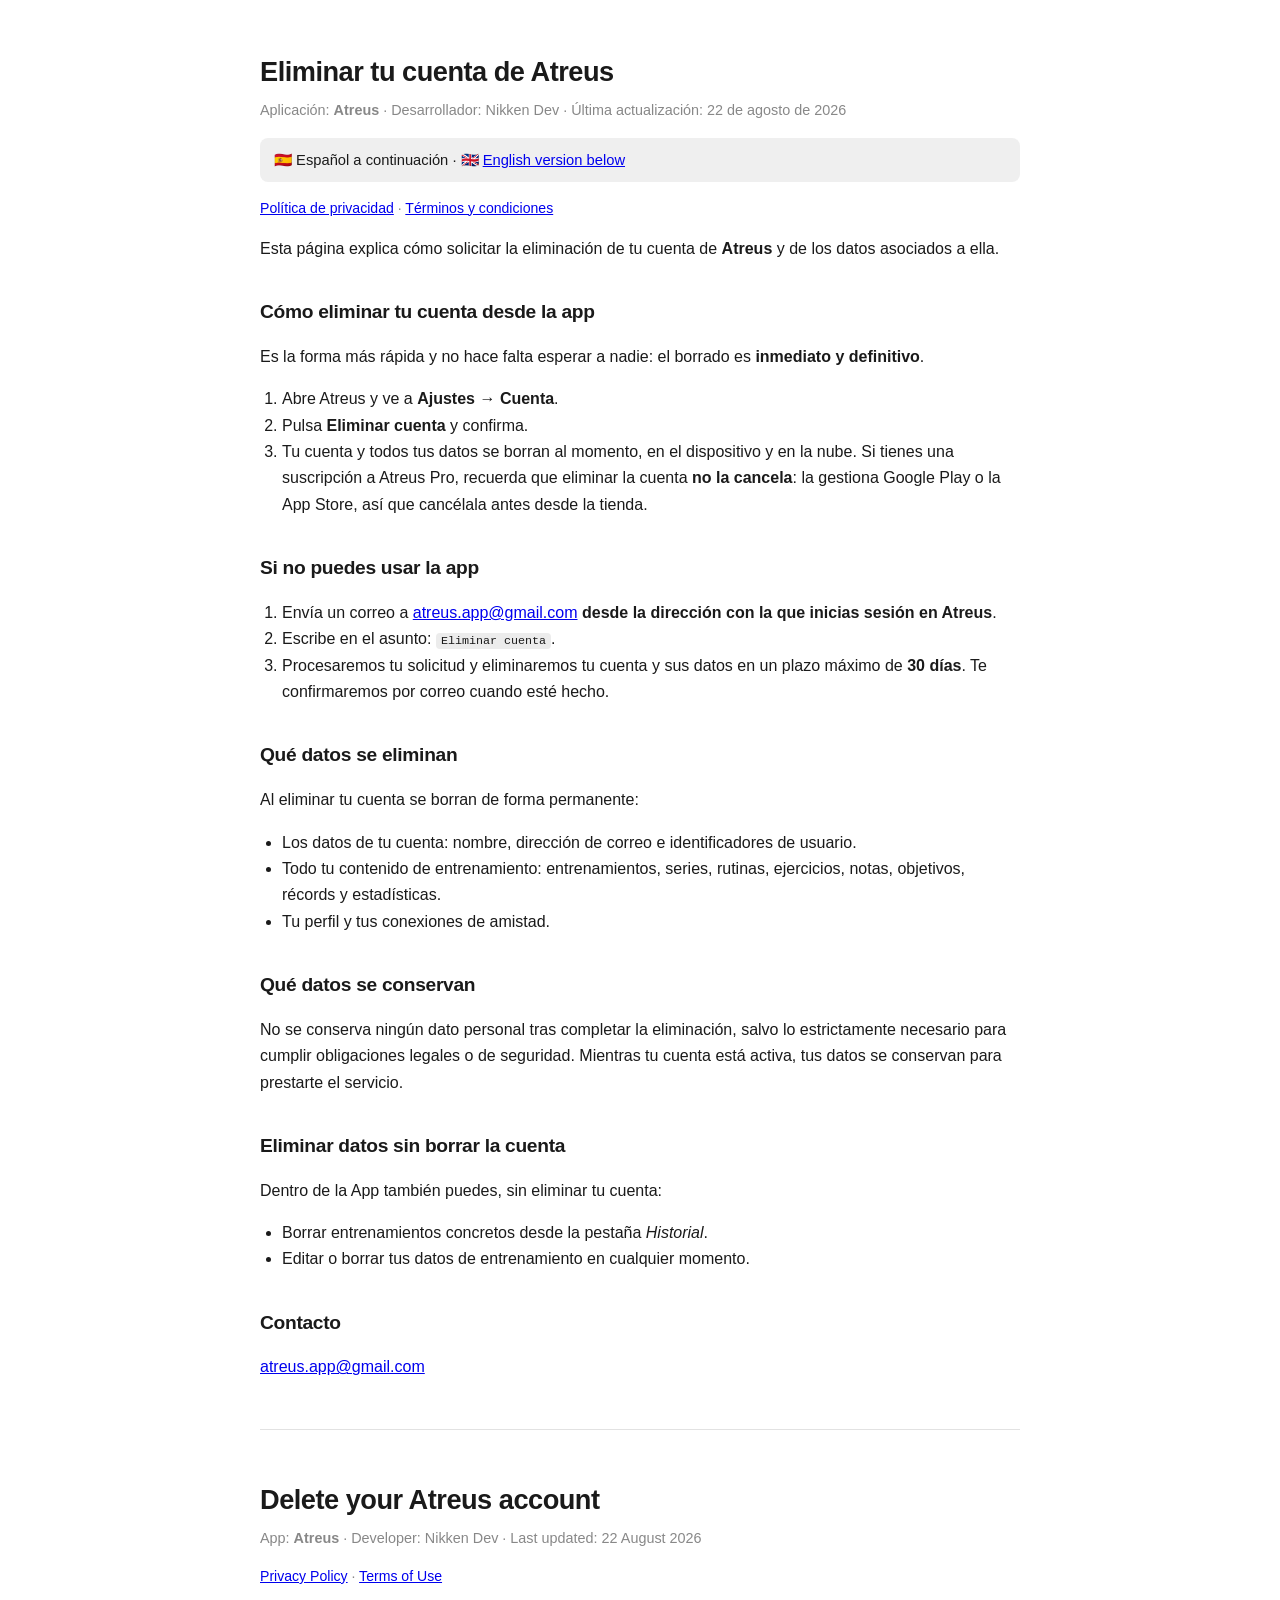
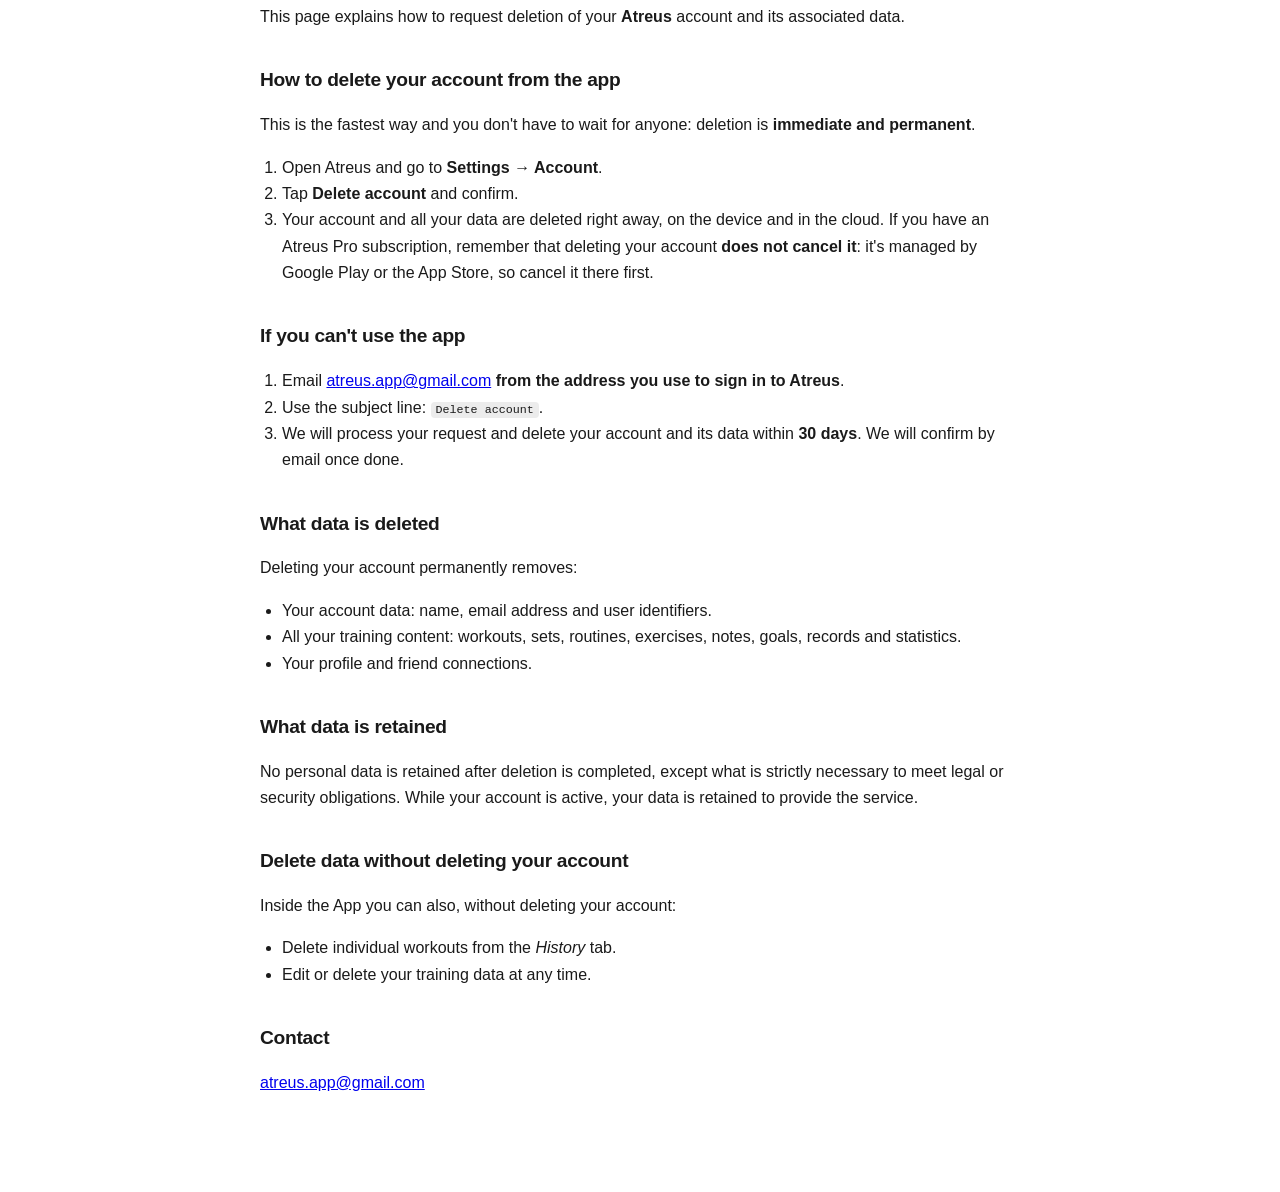
<file: delete-account.html>
<!doctype html>
<html lang="es">
  <head>
    <meta charset="utf-8" />
    <meta name="viewport" content="width=device-width, initial-scale=1" />
    <title>Atreus — Eliminar cuenta / Delete account</title>
    <style>
      :root {
        color-scheme: light dark;
      }
      body {
        font-family:
          -apple-system, BlinkMacSystemFont, 'Segoe UI', Roboto, Helvetica, Arial, sans-serif;
        max-width: 760px;
        margin: 0 auto;
        padding: 32px 20px 80px;
        line-height: 1.65;
        color: #1a1a1a;
        background: #ffffff;
      }
      @media (prefers-color-scheme: dark) {
        body {
          color: #e6e6e6;
          background: #141414;
        }
        a {
          color: #7ab8ff;
        }
        hr {
          border-color: #333;
        }
      }
      h1 {
        font-size: 1.7rem;
        letter-spacing: -0.5px;
        margin-bottom: 4px;
      }
      h2 {
        font-size: 1.2rem;
        margin-top: 34px;
        letter-spacing: -0.3px;
      }
      .meta {
        color: #888;
        font-size: 0.9rem;
        margin-top: 0;
      }
      .lang-note {
        background: rgba(127, 127, 127, 0.12);
        padding: 10px 14px;
        border-radius: 8px;
        font-size: 0.92rem;
      }
      .nav-links {
        font-size: 0.88rem;
        color: #888;
        margin-top: 10px;
      }
      hr {
        border: none;
        border-top: 1px solid #e2e2e2;
        margin: 48px 0;
      }
      ul,
      ol {
        padding-left: 22px;
      }
      code {
        background: rgba(127, 127, 127, 0.15);
        padding: 1px 5px;
        border-radius: 4px;
        font-size: 0.9em;
      }
    </style>
  </head>
  <body>
    <!-- ================= ESPAÑOL ================= -->
    <h1>Eliminar tu cuenta de Atreus</h1>
    <p class="meta">
      Aplicación: <strong>Atreus</strong> · Desarrollador: Nikken Dev · Última actualización: 22 de
      agosto de 2026
    </p>

    <p class="lang-note">
      🇪🇸 Español a continuación · 🇬🇧 <a href="#english">English version below</a>
    </p>
    <p class="nav-links">
      <a href="index.html">Política de privacidad</a> ·
      <a href="terms.html">Términos y condiciones</a>
    </p>

    <p>
      Esta página explica cómo solicitar la eliminación de tu cuenta de <strong>Atreus</strong> y de
      los datos asociados a ella.
    </p>

    <h2>Cómo eliminar tu cuenta desde la app</h2>
    <p>
      Es la forma más rápida y no hace falta esperar a nadie: el borrado es
      <strong>inmediato y definitivo</strong>.
    </p>
    <ol>
      <li>Abre Atreus y ve a <strong>Ajustes → Cuenta</strong>.</li>
      <li>Pulsa <strong>Eliminar cuenta</strong> y confirma.</li>
      <li>
        Tu cuenta y todos tus datos se borran al momento, en el dispositivo y en la nube. Si
        tienes una suscripción a Atreus Pro, recuerda que eliminar la cuenta
        <strong>no la cancela</strong>: la gestiona Google Play o la App Store, así que
        cancélala antes desde la tienda.
      </li>
    </ol>

    <h2>Si no puedes usar la app</h2>
    <ol>
      <li>
        Envía un correo a <a href="mailto:atreus.app@gmail.com">atreus.app@gmail.com</a>
        <strong>desde la dirección con la que inicias sesión en Atreus</strong>.
      </li>
      <li>Escribe en el asunto: <code>Eliminar cuenta</code>.</li>
      <li>
        Procesaremos tu solicitud y eliminaremos tu cuenta y sus datos en un plazo máximo de
        <strong>30 días</strong>. Te confirmaremos por correo cuando esté hecho.
      </li>
    </ol>

    <h2>Qué datos se eliminan</h2>
    <p>Al eliminar tu cuenta se borran de forma permanente:</p>
    <ul>
      <li>Los datos de tu cuenta: nombre, dirección de correo e identificadores de usuario.</li>
      <li>
        Todo tu contenido de entrenamiento: entrenamientos, series, rutinas, ejercicios, notas,
        objetivos, récords y estadísticas.
      </li>
      <li>Tu perfil y tus conexiones de amistad.</li>
    </ul>

    <h2>Qué datos se conservan</h2>
    <p>
      No se conserva ningún dato personal tras completar la eliminación, salvo lo estrictamente
      necesario para cumplir obligaciones legales o de seguridad. Mientras tu cuenta está activa,
      tus datos se conservan para prestarte el servicio.
    </p>

    <h2>Eliminar datos sin borrar la cuenta</h2>
    <p>Dentro de la App también puedes, sin eliminar tu cuenta:</p>
    <ul>
      <li>Borrar entrenamientos concretos desde la pestaña <em>Historial</em>.</li>
      <li>Editar o borrar tus datos de entrenamiento en cualquier momento.</li>
    </ul>

    <h2>Contacto</h2>
    <p><a href="mailto:atreus.app@gmail.com">atreus.app@gmail.com</a></p>

    <hr />

    <!-- ================= ENGLISH ================= -->
    <h1 id="english">Delete your Atreus account</h1>
    <p class="meta">
      App: <strong>Atreus</strong> · Developer: Nikken Dev · Last updated: 22 August 2026
    </p>
    <p class="nav-links">
      <a href="index.html">Privacy Policy</a> · <a href="terms.html">Terms of Use</a>
    </p>

    <p>
      This page explains how to request deletion of your <strong>Atreus</strong> account and its
      associated data.
    </p>

    <h2>How to delete your account from the app</h2>
    <p>
      This is the fastest way and you don't have to wait for anyone: deletion is
      <strong>immediate and permanent</strong>.
    </p>
    <ol>
      <li>Open Atreus and go to <strong>Settings → Account</strong>.</li>
      <li>Tap <strong>Delete account</strong> and confirm.</li>
      <li>
        Your account and all your data are deleted right away, on the device and in the cloud.
        If you have an Atreus Pro subscription, remember that deleting your account
        <strong>does not cancel it</strong>: it's managed by Google Play or the App Store, so
        cancel it there first.
      </li>
    </ol>

    <h2>If you can't use the app</h2>
    <ol>
      <li>
        Email <a href="mailto:atreus.app@gmail.com">atreus.app@gmail.com</a>
        <strong>from the address you use to sign in to Atreus</strong>.
      </li>
      <li>Use the subject line: <code>Delete account</code>.</li>
      <li>
        We will process your request and delete your account and its data within
        <strong>30 days</strong>. We will confirm by email once done.
      </li>
    </ol>

    <h2>What data is deleted</h2>
    <p>Deleting your account permanently removes:</p>
    <ul>
      <li>Your account data: name, email address and user identifiers.</li>
      <li>
        All your training content: workouts, sets, routines, exercises, notes, goals, records and
        statistics.
      </li>
      <li>Your profile and friend connections.</li>
    </ul>

    <h2>What data is retained</h2>
    <p>
      No personal data is retained after deletion is completed, except what is strictly necessary to
      meet legal or security obligations. While your account is active, your data is retained to
      provide the service.
    </p>

    <h2>Delete data without deleting your account</h2>
    <p>Inside the App you can also, without deleting your account:</p>
    <ul>
      <li>Delete individual workouts from the <em>History</em> tab.</li>
      <li>Edit or delete your training data at any time.</li>
    </ul>

    <h2>Contact</h2>
    <p><a href="mailto:atreus.app@gmail.com">atreus.app@gmail.com</a></p>
  </body>
</html>
</file>
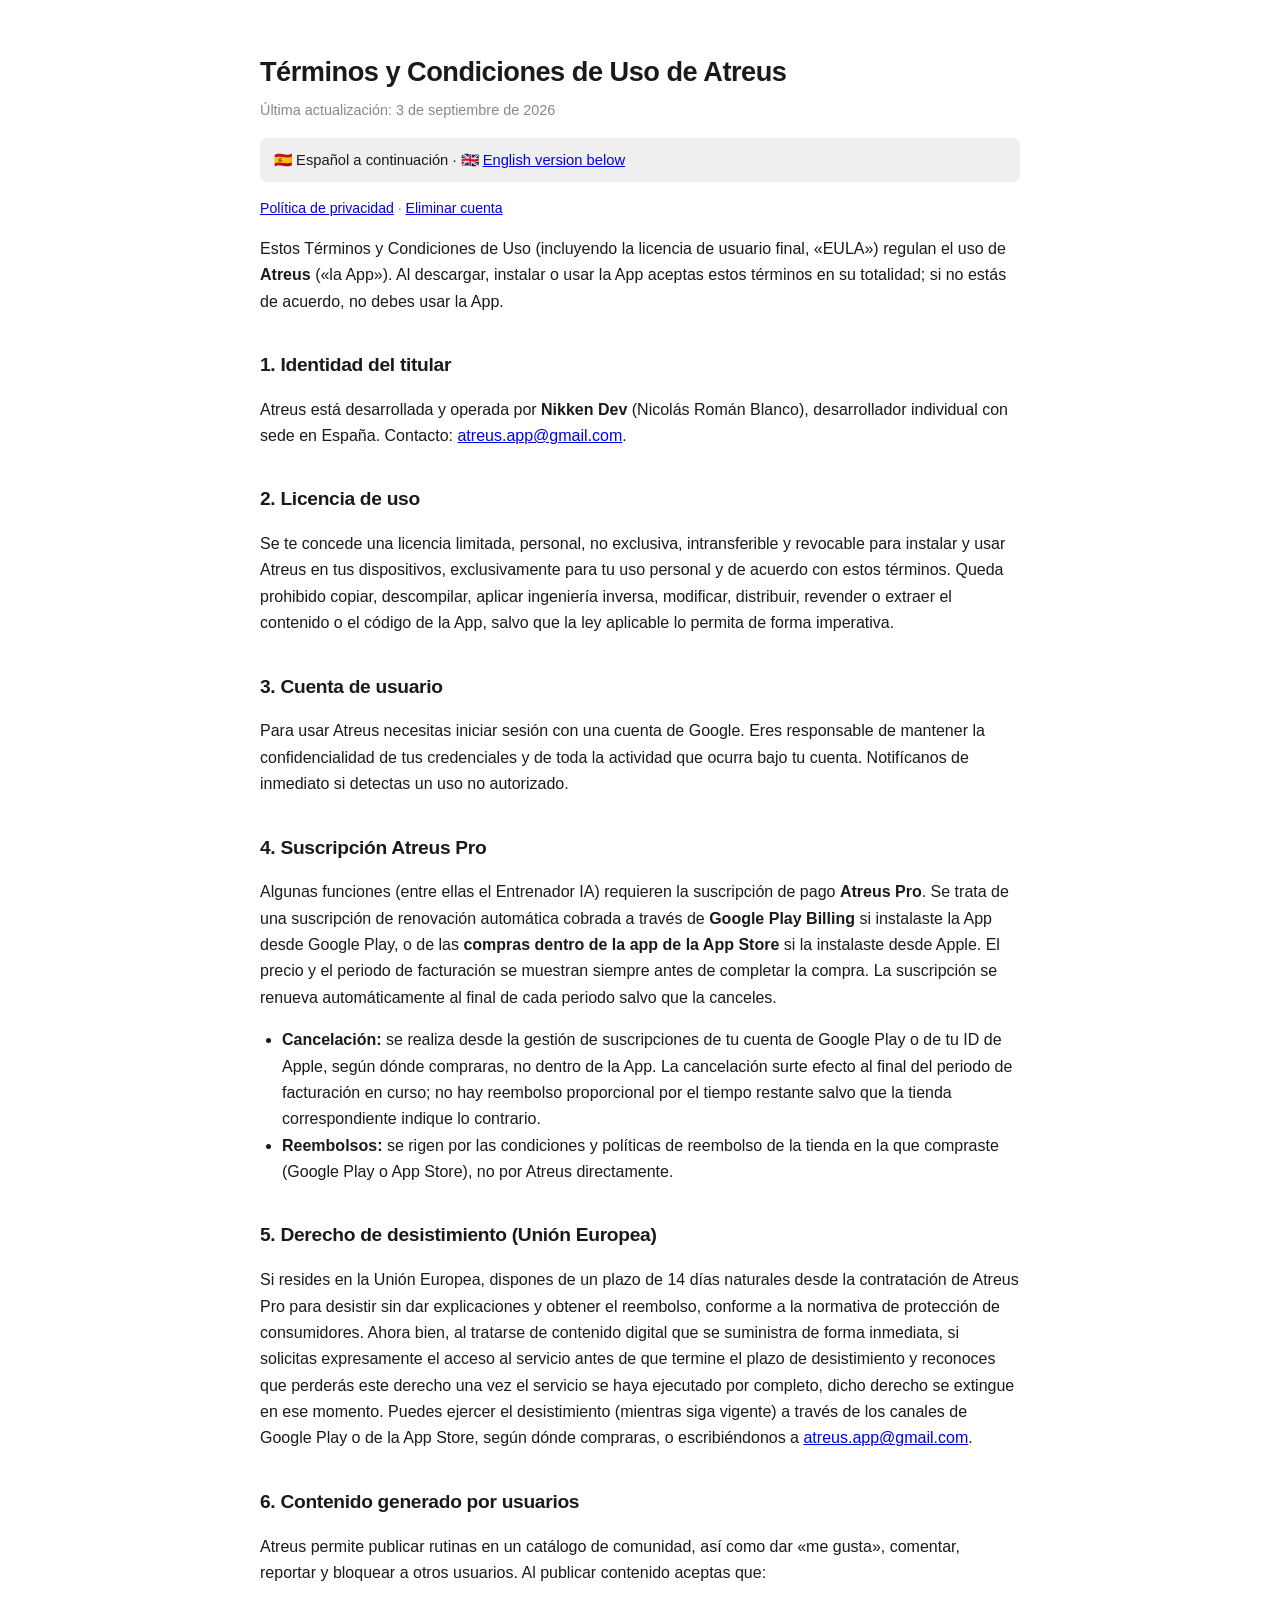
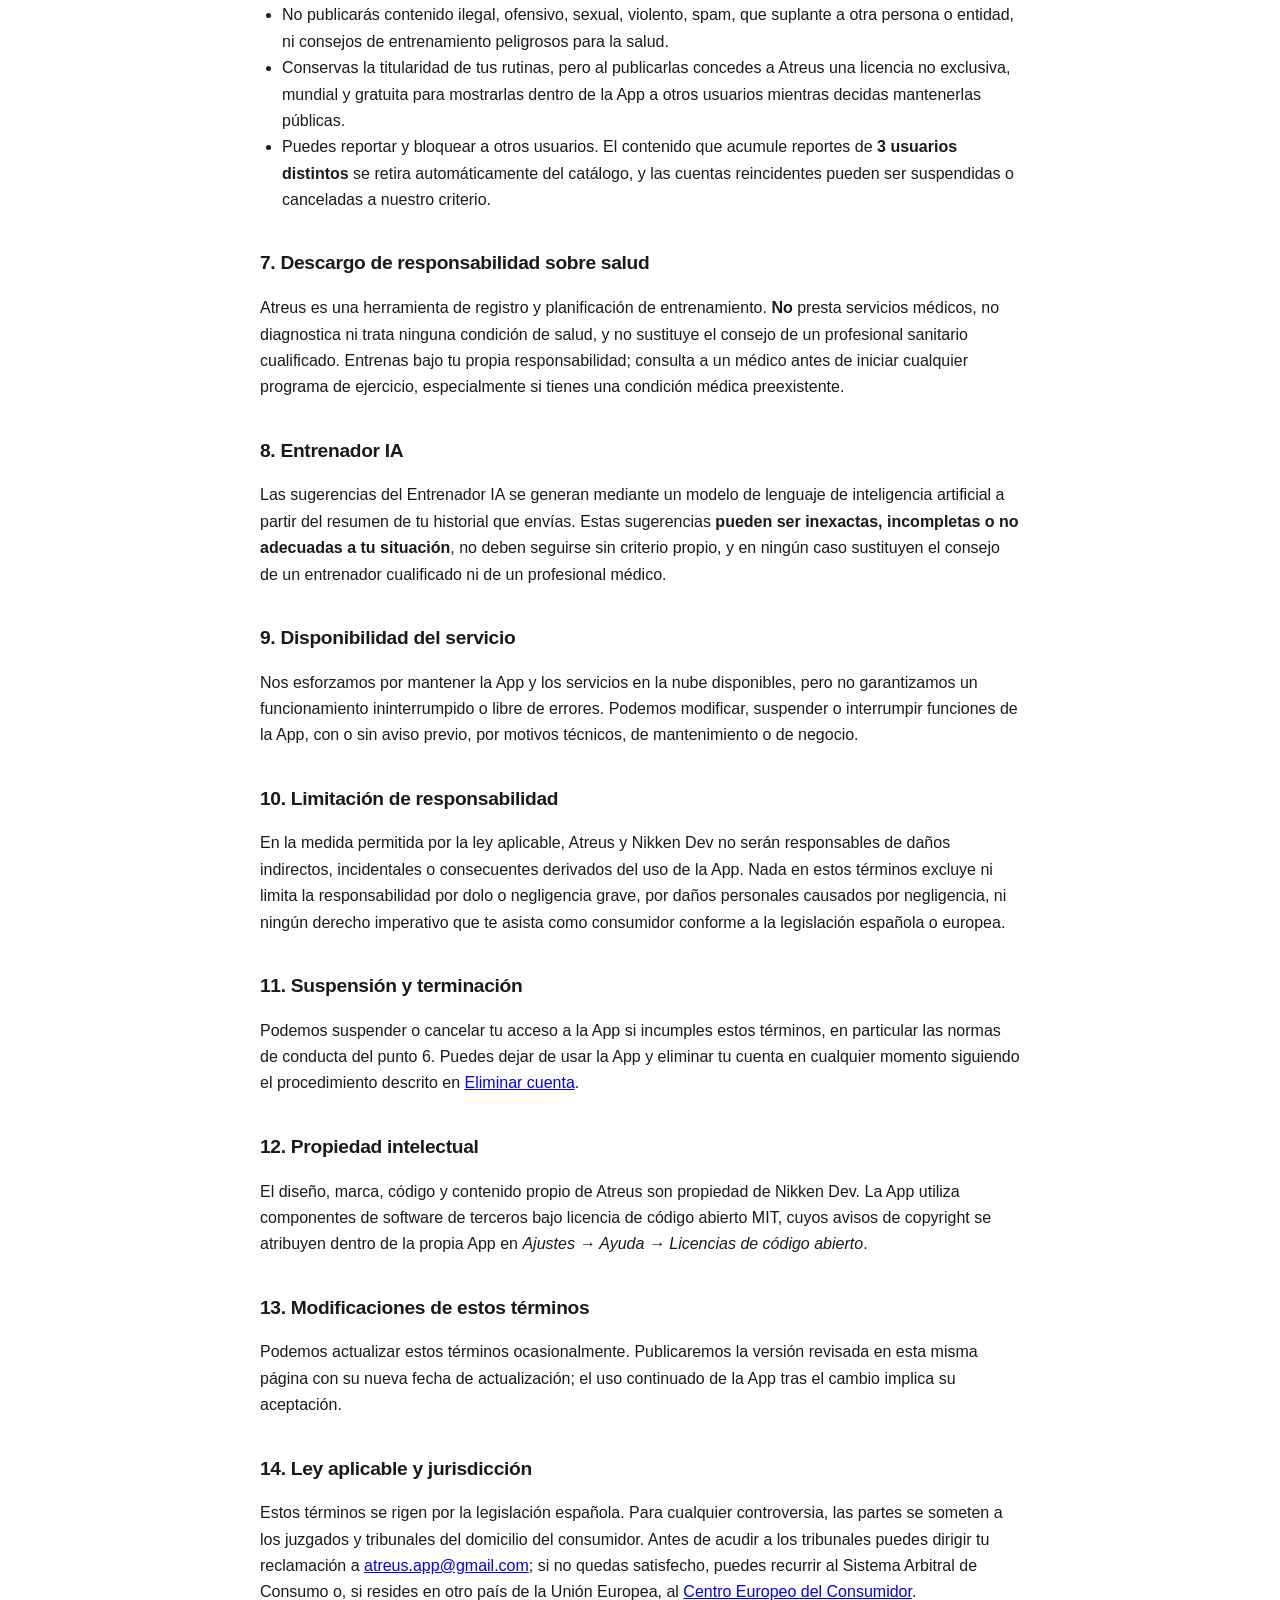
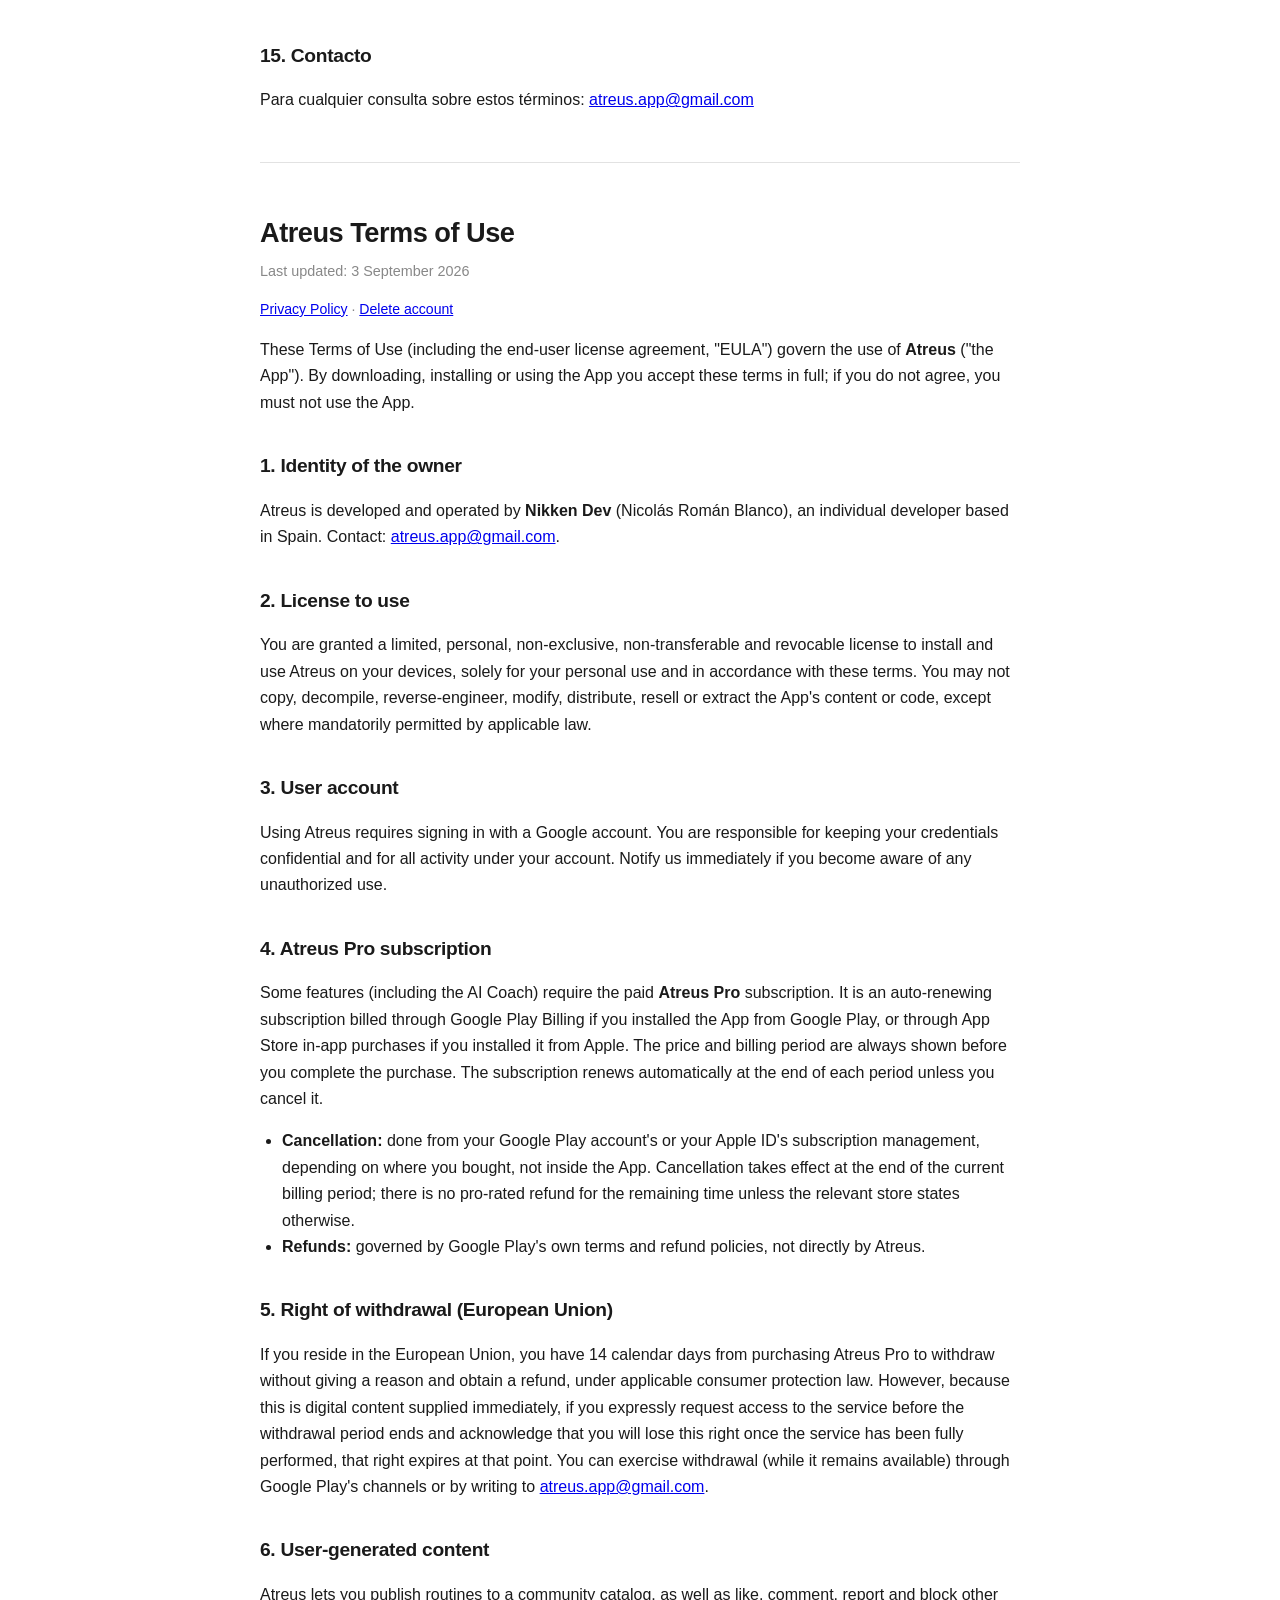
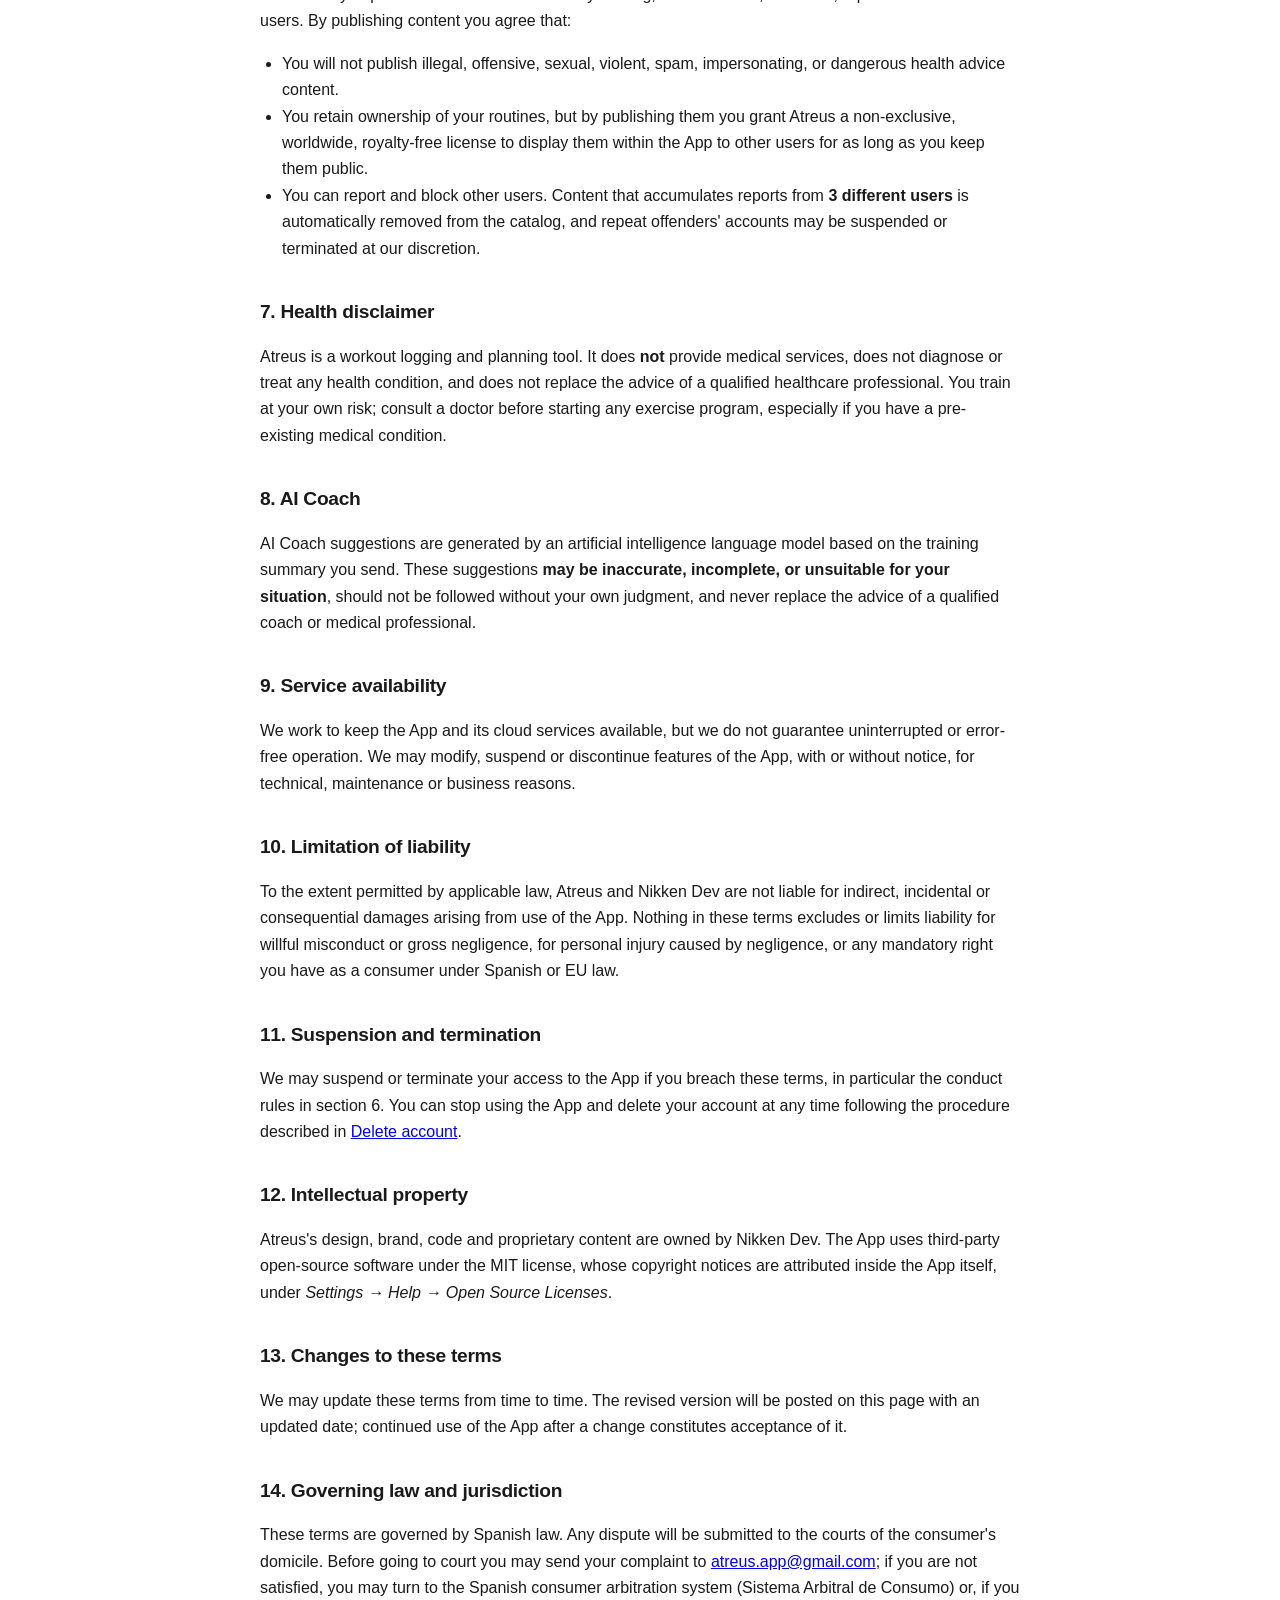
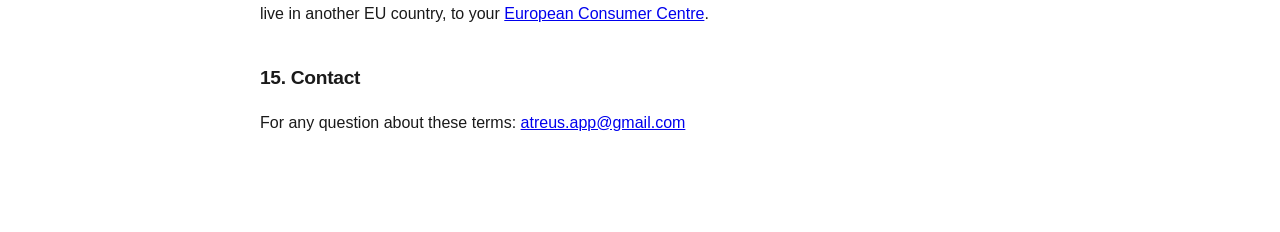
<file: terms.html>
<!doctype html>
<html lang="es">
  <head>
    <meta charset="utf-8" />
    <meta name="viewport" content="width=device-width, initial-scale=1" />
    <title>Atreus — Términos y Condiciones / Terms of Use</title>
    <style>
      :root {
        color-scheme: light dark;
      }
      body {
        font-family:
          -apple-system, BlinkMacSystemFont, 'Segoe UI', Roboto, Helvetica, Arial, sans-serif;
        max-width: 760px;
        margin: 0 auto;
        padding: 32px 20px 80px;
        line-height: 1.65;
        color: #1a1a1a;
        background: #ffffff;
      }
      @media (prefers-color-scheme: dark) {
        body {
          color: #e6e6e6;
          background: #141414;
        }
        a {
          color: #7ab8ff;
        }
        hr {
          border-color: #333;
        }
      }
      h1 {
        font-size: 1.7rem;
        letter-spacing: -0.5px;
        margin-bottom: 4px;
      }
      h2 {
        font-size: 1.2rem;
        margin-top: 34px;
        letter-spacing: -0.3px;
      }
      .meta {
        color: #888;
        font-size: 0.9rem;
        margin-top: 0;
      }
      .lang-note {
        background: rgba(127, 127, 127, 0.12);
        padding: 10px 14px;
        border-radius: 8px;
        font-size: 0.92rem;
      }
      .nav-links {
        font-size: 0.88rem;
        color: #888;
        margin-top: 10px;
      }
      hr {
        border: none;
        border-top: 1px solid #e2e2e2;
        margin: 48px 0;
      }
      ul {
        padding-left: 22px;
      }
      code {
        background: rgba(127, 127, 127, 0.15);
        padding: 1px 5px;
        border-radius: 4px;
        font-size: 0.9em;
      }
    </style>
  </head>
  <body>
    <!-- ================= ESPAÑOL ================= -->
    <h1>Términos y Condiciones de Uso de Atreus</h1>
    <p class="meta">Última actualización: 3 de septiembre de 2026</p>

    <p class="lang-note">
      🇪🇸 Español a continuación · 🇬🇧 <a href="#english">English version below</a>
    </p>
    <p class="nav-links">
      <a href="index.html">Política de privacidad</a> ·
      <a href="delete-account.html">Eliminar cuenta</a>
    </p>

    <p>
      Estos Términos y Condiciones de Uso (incluyendo la licencia de usuario final, «EULA») regulan
      el uso de <strong>Atreus</strong> («la App»). Al descargar, instalar o usar la App aceptas
      estos términos en su totalidad; si no estás de acuerdo, no debes usar la App.
    </p>

    <h2>1. Identidad del titular</h2>
    <p>
      Atreus está desarrollada y operada por <strong>Nikken Dev</strong> (Nicolás Román Blanco),
      desarrollador individual con sede en España. Contacto:
      <a href="mailto:atreus.app@gmail.com">atreus.app@gmail.com</a>.
    </p>

    <h2>2. Licencia de uso</h2>
    <p>
      Se te concede una licencia limitada, personal, no exclusiva, intransferible y revocable para
      instalar y usar Atreus en tus dispositivos, exclusivamente para tu uso personal y de acuerdo
      con estos términos. Queda prohibido copiar, descompilar, aplicar ingeniería inversa,
      modificar, distribuir, revender o extraer el contenido o el código de la App, salvo que la ley
      aplicable lo permita de forma imperativa.
    </p>

    <h2>3. Cuenta de usuario</h2>
    <p>
      Para usar Atreus necesitas iniciar sesión con una cuenta de Google. Eres responsable de
      mantener la confidencialidad de tus credenciales y de toda la actividad que ocurra bajo tu
      cuenta. Notifícanos de inmediato si detectas un uso no autorizado.
    </p>

    <h2>4. Suscripción Atreus Pro</h2>
    <p>
      Algunas funciones (entre ellas el Entrenador IA) requieren la suscripción de pago
      <strong>Atreus Pro</strong>. Se trata de una suscripción de renovación automática cobrada a
      través de <strong>Google Play Billing</strong> si instalaste la App desde Google Play, o de las
      <strong>compras dentro de la app de la App Store</strong> si la instalaste desde Apple. El
      precio y el periodo de facturación se muestran siempre antes de completar la compra. La suscripción se renueva automáticamente al final de cada periodo
      salvo que la canceles.
    </p>
    <ul>
      <li>
        <strong>Cancelación:</strong> se realiza desde la gestión de suscripciones de tu cuenta de
        Google Play o de tu ID de Apple, según dónde compraras, no dentro de la App. La cancelación
        surte efecto al final del periodo de facturación en curso; no hay reembolso proporcional por
        el tiempo restante salvo que la tienda correspondiente indique lo contrario.
      </li>
      <li>
        <strong>Reembolsos:</strong> se rigen por las condiciones y políticas de reembolso de la
        tienda en la que compraste (Google Play o App Store), no por Atreus directamente.
      </li>
    </ul>

    <h2>5. Derecho de desistimiento (Unión Europea)</h2>
    <p>
      Si resides en la Unión Europea, dispones de un plazo de 14 días naturales desde la
      contratación de Atreus Pro para desistir sin dar explicaciones y obtener el reembolso,
      conforme a la normativa de protección de consumidores. Ahora bien, al tratarse de contenido
      digital que se suministra de forma inmediata, si solicitas expresamente el acceso al servicio
      antes de que termine el plazo de desistimiento y reconoces que perderás este derecho una vez
      el servicio se haya ejecutado por completo, dicho derecho se extingue en ese momento. Puedes
      ejercer el desistimiento (mientras siga vigente) a través de los canales de Google Play o de
      la App Store, según dónde compraras, o escribiéndonos a
      <a href="mailto:atreus.app@gmail.com">atreus.app@gmail.com</a>.
    </p>

    <h2>6. Contenido generado por usuarios</h2>
    <p>
      Atreus permite publicar rutinas en un catálogo de comunidad, así como dar «me gusta»,
      comentar, reportar y bloquear a otros usuarios. Al publicar contenido aceptas que:
    </p>
    <ul>
      <li>
        No publicarás contenido ilegal, ofensivo, sexual, violento, spam, que suplante a otra
        persona o entidad, ni consejos de entrenamiento peligrosos para la salud.
      </li>
      <li>
        Conservas la titularidad de tus rutinas, pero al publicarlas concedes a Atreus una licencia
        no exclusiva, mundial y gratuita para mostrarlas dentro de la App a otros usuarios mientras
        decidas mantenerlas públicas.
      </li>
      <li>
        Puedes reportar y bloquear a otros usuarios. El contenido que acumule reportes de
        <strong>3 usuarios distintos</strong> se retira automáticamente del catálogo, y las cuentas
        reincidentes pueden ser suspendidas o canceladas a nuestro criterio.
      </li>
    </ul>

    <h2>7. Descargo de responsabilidad sobre salud</h2>
    <p>
      Atreus es una herramienta de registro y planificación de entrenamiento. <strong>No</strong>
      presta servicios médicos, no diagnostica ni trata ninguna condición de salud, y no sustituye
      el consejo de un profesional sanitario cualificado. Entrenas bajo tu propia responsabilidad;
      consulta a un médico antes de iniciar cualquier programa de ejercicio, especialmente si tienes
      una condición médica preexistente.
    </p>

    <h2>8. Entrenador IA</h2>
    <p>
      Las sugerencias del Entrenador IA se generan mediante un modelo de lenguaje de inteligencia
      artificial a partir del resumen de tu historial que envías. Estas sugerencias
      <strong>pueden ser inexactas, incompletas o no adecuadas a tu situación</strong>, no deben
      seguirse sin criterio propio, y en ningún caso sustituyen el consejo de un entrenador
      cualificado ni de un profesional médico.
    </p>

    <h2>9. Disponibilidad del servicio</h2>
    <p>
      Nos esforzamos por mantener la App y los servicios en la nube disponibles, pero no
      garantizamos un funcionamiento ininterrumpido o libre de errores. Podemos modificar, suspender
      o interrumpir funciones de la App, con o sin aviso previo, por motivos técnicos, de
      mantenimiento o de negocio.
    </p>

    <h2>10. Limitación de responsabilidad</h2>
    <p>
      En la medida permitida por la ley aplicable, Atreus y Nikken Dev no serán responsables de
      daños indirectos, incidentales o consecuentes derivados del uso de la App. Nada en estos
      términos excluye ni limita la responsabilidad por dolo o negligencia grave, por daños
      personales causados por negligencia, ni ningún derecho imperativo que te asista como
      consumidor conforme a la legislación española o europea.
    </p>

    <h2>11. Suspensión y terminación</h2>
    <p>
      Podemos suspender o cancelar tu acceso a la App si incumples estos términos, en particular las
      normas de conducta del punto 6. Puedes dejar de usar la App y eliminar tu cuenta en cualquier
      momento siguiendo el procedimiento descrito en
      <a href="delete-account.html">Eliminar cuenta</a>.
    </p>

    <h2>12. Propiedad intelectual</h2>
    <p>
      El diseño, marca, código y contenido propio de Atreus son propiedad de Nikken Dev. La App
      utiliza componentes de software de terceros bajo licencia de código abierto MIT, cuyos avisos
      de copyright se atribuyen dentro de la propia App en
      <em>Ajustes → Ayuda → Licencias de código abierto</em>.
    </p>

    <h2>13. Modificaciones de estos términos</h2>
    <p>
      Podemos actualizar estos términos ocasionalmente. Publicaremos la versión revisada en esta
      misma página con su nueva fecha de actualización; el uso continuado de la App tras el cambio
      implica su aceptación.
    </p>

    <h2>14. Ley aplicable y jurisdicción</h2>
    <p>
      Estos términos se rigen por la legislación española. Para cualquier controversia, las partes
      se someten a los juzgados y tribunales del domicilio del consumidor. Antes de acudir a los
      tribunales puedes dirigir tu reclamación a
      <a href="mailto:atreus.app@gmail.com">atreus.app@gmail.com</a>; si no quedas satisfecho,
      puedes recurrir al Sistema Arbitral de Consumo o, si resides en otro país de la Unión Europea,
      al
      <a href="https://cec.consumo.gob.es" target="_blank" rel="noopener"
        >Centro Europeo del Consumidor</a
      >.
    </p>

    <h2>15. Contacto</h2>
    <p>
      Para cualquier consulta sobre estos términos:
      <a href="mailto:atreus.app@gmail.com">atreus.app@gmail.com</a>
    </p>

    <hr />

    <!-- ================= ENGLISH ================= -->
    <h1 id="english">Atreus Terms of Use</h1>
    <p class="meta">Last updated: 3 September 2026</p>
    <p class="nav-links">
      <a href="index.html">Privacy Policy</a> ·
      <a href="delete-account.html">Delete account</a>
    </p>

    <p>
      These Terms of Use (including the end-user license agreement, "EULA") govern the use of
      <strong>Atreus</strong> ("the App"). By downloading, installing or using the App you accept
      these terms in full; if you do not agree, you must not use the App.
    </p>

    <h2>1. Identity of the owner</h2>
    <p>
      Atreus is developed and operated by <strong>Nikken Dev</strong> (Nicolás Román Blanco), an
      individual developer based in Spain. Contact:
      <a href="mailto:atreus.app@gmail.com">atreus.app@gmail.com</a>.
    </p>

    <h2>2. License to use</h2>
    <p>
      You are granted a limited, personal, non-exclusive, non-transferable and revocable license to
      install and use Atreus on your devices, solely for your personal use and in accordance with
      these terms. You may not copy, decompile, reverse-engineer, modify, distribute, resell or
      extract the App's content or code, except where mandatorily permitted by applicable law.
    </p>

    <h2>3. User account</h2>
    <p>
      Using Atreus requires signing in with a Google account. You are responsible for keeping your
      credentials confidential and for all activity under your account. Notify us immediately if you
      become aware of any unauthorized use.
    </p>

    <h2>4. Atreus Pro subscription</h2>
    <p>
      Some features (including the AI Coach) require the paid <strong>Atreus Pro</strong>
      subscription. It is an auto-renewing subscription billed through Google Play Billing if you
      installed the App from Google Play, or through App Store in-app purchases if you installed it
      from Apple. The
      price and billing period are always shown before you complete the purchase. The subscription
      renews automatically at the end of each period unless you cancel it.
    </p>
    <ul>
      <li>
        <strong>Cancellation:</strong> done from your Google Play account's or your Apple ID's
        subscription management, depending on where you bought,
        not inside the App. Cancellation takes effect at the end of the current billing period;
        there is no pro-rated refund for the remaining time unless the relevant store states
        otherwise.
      </li>
      <li>
        <strong>Refunds:</strong> governed by Google Play's own terms and refund policies, not
        directly by Atreus.
      </li>
    </ul>

    <h2>5. Right of withdrawal (European Union)</h2>
    <p>
      If you reside in the European Union, you have 14 calendar days from purchasing Atreus Pro to
      withdraw without giving a reason and obtain a refund, under applicable consumer protection
      law. However, because this is digital content supplied immediately, if you expressly request
      access to the service before the withdrawal period ends and acknowledge that you will lose
      this right once the service has been fully performed, that right expires at that point. You
      can exercise withdrawal (while it remains available) through Google Play's channels or by
      writing to <a href="mailto:atreus.app@gmail.com">atreus.app@gmail.com</a>.
    </p>

    <h2>6. User-generated content</h2>
    <p>
      Atreus lets you publish routines to a community catalog, as well as like, comment, report and
      block other users. By publishing content you agree that:
    </p>
    <ul>
      <li>
        You will not publish illegal, offensive, sexual, violent, spam, impersonating, or dangerous
        health advice content.
      </li>
      <li>
        You retain ownership of your routines, but by publishing them you grant Atreus a
        non-exclusive, worldwide, royalty-free license to display them within the App to other users
        for as long as you keep them public.
      </li>
      <li>
        You can report and block other users. Content that accumulates reports from
        <strong>3 different users</strong> is automatically removed from the catalog, and repeat
        offenders' accounts may be suspended or terminated at our discretion.
      </li>
    </ul>

    <h2>7. Health disclaimer</h2>
    <p>
      Atreus is a workout logging and planning tool. It does <strong>not</strong> provide medical
      services, does not diagnose or treat any health condition, and does not replace the advice of
      a qualified healthcare professional. You train at your own risk; consult a doctor before
      starting any exercise program, especially if you have a pre-existing medical condition.
    </p>

    <h2>8. AI Coach</h2>
    <p>
      AI Coach suggestions are generated by an artificial intelligence language model based on the
      training summary you send. These suggestions
      <strong>may be inaccurate, incomplete, or unsuitable for your situation</strong>, should not
      be followed without your own judgment, and never replace the advice of a qualified coach or
      medical professional.
    </p>

    <h2>9. Service availability</h2>
    <p>
      We work to keep the App and its cloud services available, but we do not guarantee
      uninterrupted or error-free operation. We may modify, suspend or discontinue features of the
      App, with or without notice, for technical, maintenance or business reasons.
    </p>

    <h2>10. Limitation of liability</h2>
    <p>
      To the extent permitted by applicable law, Atreus and Nikken Dev are not liable for indirect,
      incidental or consequential damages arising from use of the App. Nothing in these terms
      excludes or limits liability for willful misconduct or gross negligence, for personal injury
      caused by negligence, or any mandatory right you have as a consumer under Spanish or EU law.
    </p>

    <h2>11. Suspension and termination</h2>
    <p>
      We may suspend or terminate your access to the App if you breach these terms, in particular
      the conduct rules in section 6. You can stop using the App and delete your account at any time
      following the procedure described in
      <a href="delete-account.html">Delete account</a>.
    </p>

    <h2>12. Intellectual property</h2>
    <p>
      Atreus's design, brand, code and proprietary content are owned by Nikken Dev. The App uses
      third-party open-source software under the MIT license, whose copyright notices are attributed
      inside the App itself, under
      <em>Settings → Help → Open Source Licenses</em>.
    </p>

    <h2>13. Changes to these terms</h2>
    <p>
      We may update these terms from time to time. The revised version will be posted on this page
      with an updated date; continued use of the App after a change constitutes acceptance of it.
    </p>

    <h2>14. Governing law and jurisdiction</h2>
    <p>
      These terms are governed by Spanish law. Any dispute will be submitted to the courts of the
      consumer's domicile. Before going to court you may send your complaint to
      <a href="mailto:atreus.app@gmail.com">atreus.app@gmail.com</a>; if you are not satisfied, you
      may turn to the Spanish consumer arbitration system (Sistema Arbitral de Consumo) or, if you
      live in another EU country, to your
      <a href="https://www.eccnet.eu" target="_blank" rel="noopener">European Consumer Centre</a>.
    </p>

    <h2>15. Contact</h2>
    <p>
      For any question about these terms:
      <a href="mailto:atreus.app@gmail.com">atreus.app@gmail.com</a>
    </p>
  </body>
</html>
</file>
